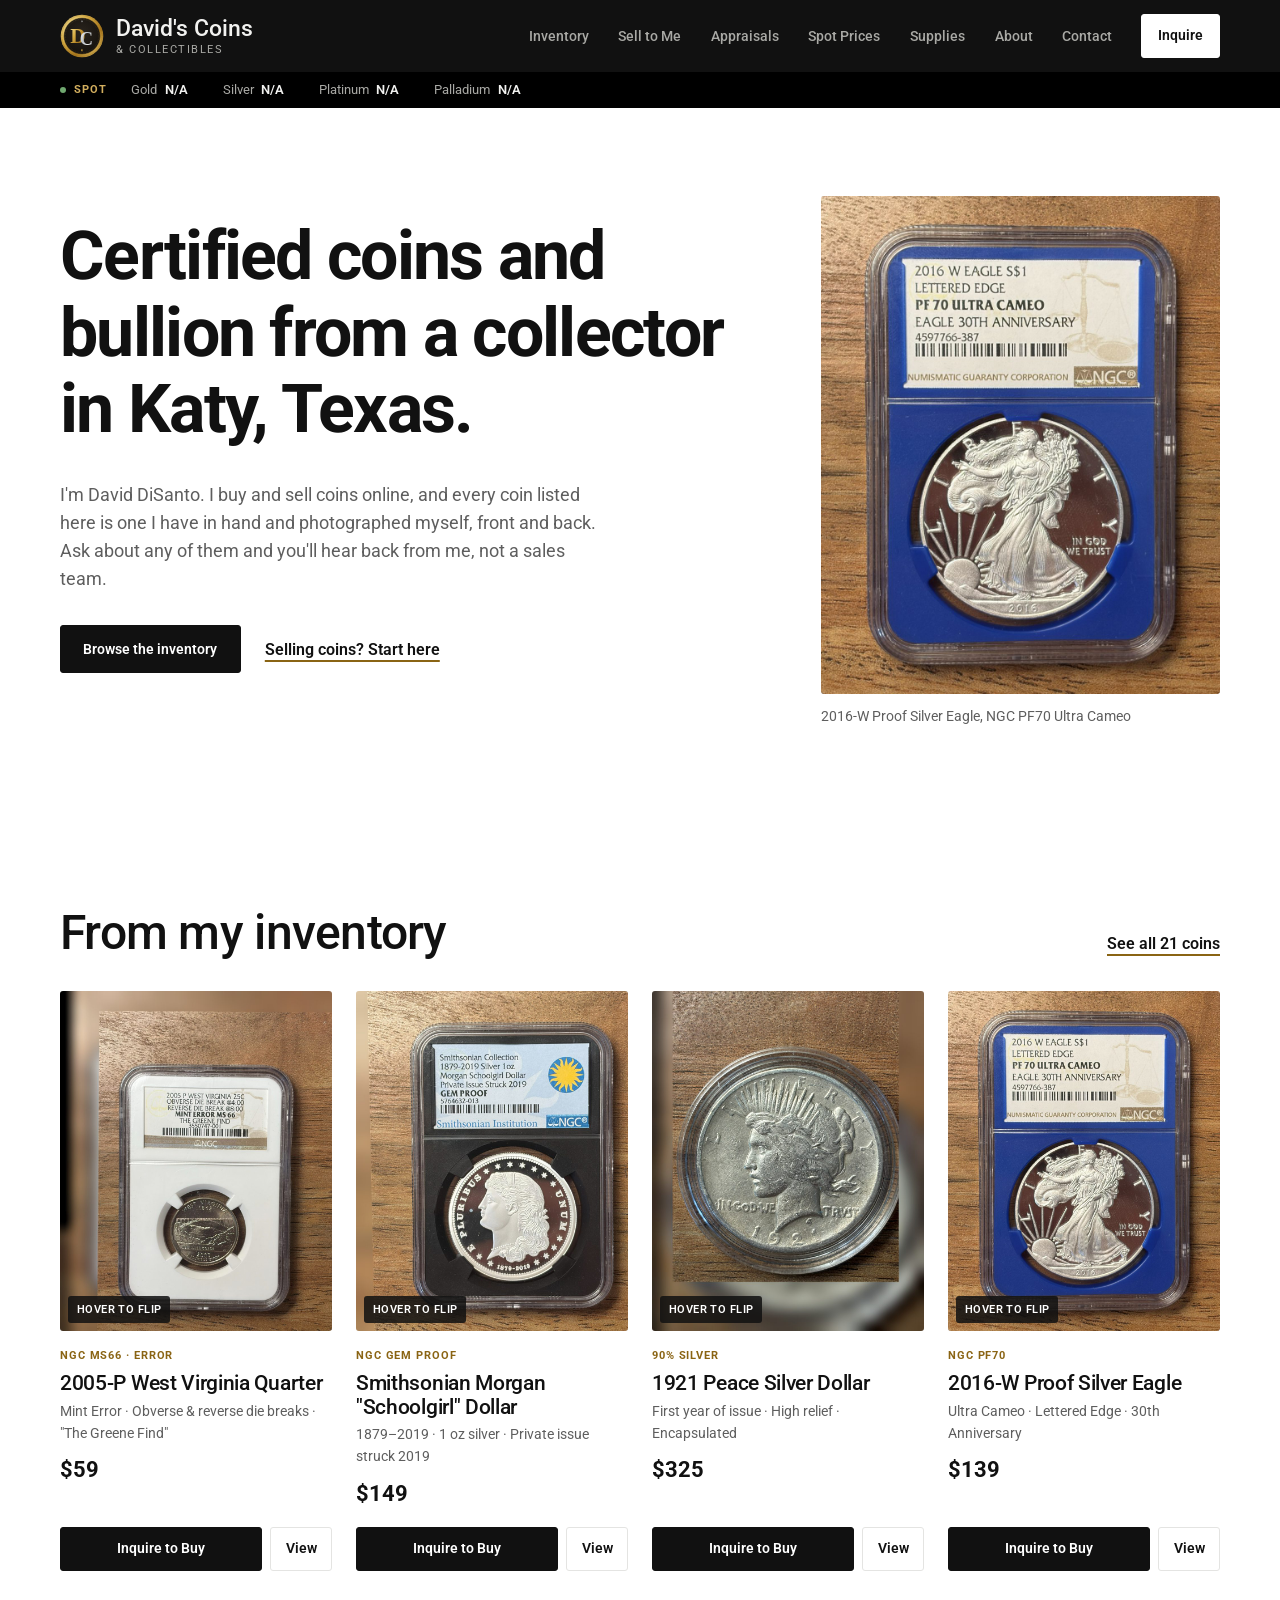
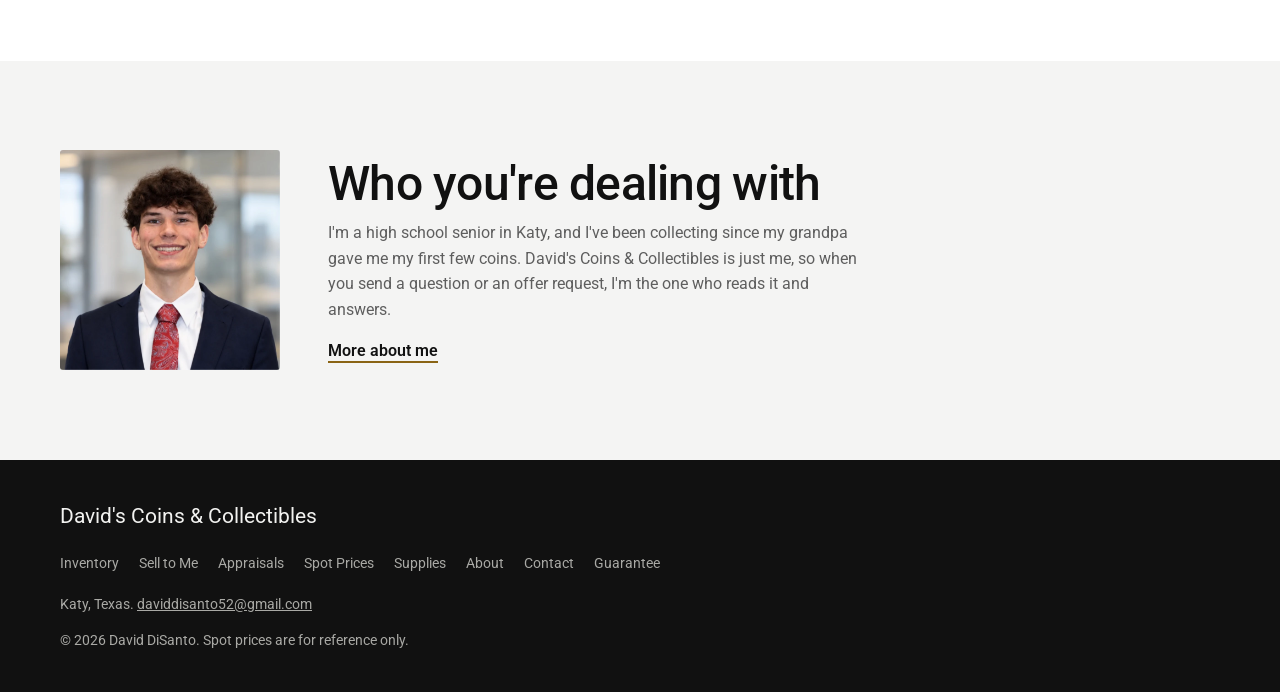
<file: index.html>
<!doctype html>
<html lang="en">
<head>
  <meta charset="utf-8">
  <meta name="viewport" content="width=device-width, initial-scale=1">
  <title>David's Coins &amp; Collectibles | Certified coins and bullion, Katy, Texas</title>
  <meta name="description" content="David DiSanto buys and sells certified coins, Morgan and Peace dollars, Silver Eagles and bullion online from Katy, Texas.">
  <meta name="theme-color" content="#111111">
  <link rel="icon" href="assets/img/logo-mark.svg" type="image/svg+xml">
  <link rel="preconnect" href="https://fonts.googleapis.com">
  <link rel="preconnect" href="https://fonts.gstatic.com" crossorigin>
  <link href="https://fonts.googleapis.com/css2?family=Roboto:wght@400;500;700&display=swap" rel="stylesheet">
  <link rel="stylesheet" href="assets/css/styles.css?v=7">
</head>
<body>
  <a class="skip-link" href="#main">Skip to main content</a>

  <header class="site-header">
    <div class="container header-inner">
      <a class="brand" href="index.html" aria-label="David's Coins &amp; Collectibles, home">
        <img src="assets/img/logo-mark.svg" width="48" height="48" alt="">
        <span class="brand-text">
          <span class="brand-name">David's Coins</span>
          <span class="brand-sub">&amp; Collectibles</span>
        </span>
      </a>

      <div class="header-actions">
        <button class="btn btn-primary btn-sm header-inquire" type="button" data-inquire="General question">Inquire</button>
        <button class="nav-toggle" aria-expanded="false" aria-controls="primary-nav" aria-label="Open menu">
          <span></span><span></span><span></span>
        </button>
      </div>

      <nav id="primary-nav" class="primary-nav" aria-label="Primary">
        <ul>
          <li><a href="inventory.html">Inventory</a></li>
          <li><a href="sell.html">Sell to Me</a></li>
          <li><a href="appraisals.html">Appraisals</a></li>
          <li><a href="prices.html">Spot Prices</a></li>
          <li><a href="supplies.html">Supplies</a></li>
          <li><a href="about.html">About</a></li>
          <li><a href="contact.html">Contact</a></li>
        </ul>
      </nav>
    </div>

    <div class="ticker" aria-label="Live precious metal spot prices">
      <div class="container ticker-inner">
        <span class="ticker-label"><span class="live-dot" aria-hidden="true"></span>Spot</span>
        <ul class="ticker-list" data-ticker>
          <li data-metal="XAU"><span class="m">Gold</span> <span class="p">&mdash;</span> <span class="c"></span></li>
          <li data-metal="XAG"><span class="m">Silver</span> <span class="p">&mdash;</span> <span class="c"></span></li>
          <li data-metal="XPT"><span class="m">Platinum</span> <span class="p">&mdash;</span> <span class="c"></span></li>
          <li data-metal="XPD"><span class="m">Palladium</span> <span class="p">&mdash;</span> <span class="c"></span></li>
        </ul>
      </div>
    </div>
  </header>

  <main id="main">
    <section class="hero">
      <div class="container hero-grid">
        <div class="hero-copy">
          <h1>Certified coins and bullion from a collector in Katy, Texas.</h1>
          <p class="lead">I'm David DiSanto. I buy and sell coins online, and every coin listed here is one I have in hand and photographed myself, front and back. Ask about any of them and you'll hear back from me, not a sales team.</p>
          <div class="hero-ctas">
            <a href="inventory.html" class="btn btn-primary">Browse the inventory</a>
            <a href="sell.html" class="text-link">Selling coins? Start here</a>
          </div>
        </div>
        <figure class="hero-figure">
          <img src="assets/img/photos/img_7990.jpg?v=3" alt="2016-W Proof Silver Eagle in an NGC PF70 holder" width="960" height="1200">
          <figcaption>2016-W Proof Silver Eagle, NGC PF70 Ultra Cameo</figcaption>
        </figure>
      </div>
    </section>

    <section class="section">
      <div class="container">
        <div class="row-head">
          <h2>From my inventory</h2>
          <a class="text-link" href="inventory.html">See all 21 coins</a>
        </div>
        <div class="gallery gallery-featured" data-gallery>
          <article class="coin-card" data-cat="certified" data-front="img_8013" data-back="img_8014">
            <span class="badge">NGC MS66 · Error</span>
            <h3>2005-P West Virginia Quarter</h3>
            <p>Mint Error · Obverse &amp; reverse die breaks · "The Greene Find"</p>
            <p class="price-tag">$59</p>
          </article>
          <article class="coin-card" data-cat="certified" data-front="img_8011" data-back="img_8012">
            <span class="badge">NGC Gem Proof</span>
            <h3>Smithsonian Morgan "Schoolgirl" Dollar</h3>
            <p>1879–2019 · 1 oz silver · Private issue struck 2019</p>
            <p class="price-tag">$149</p>
          </article>
          <article class="coin-card" data-cat="dollars" data-front="img_7999" data-back="img_8001">
            <span class="badge">90% Silver</span>
            <h3>1921 Peace Silver Dollar</h3>
            <p>First year of issue · High relief · Encapsulated</p>
            <p class="price-tag">$325</p>
          </article>
          <article class="coin-card" data-cat="eagles" data-front="img_7990" data-back="img_7991">
            <span class="badge">NGC PF70</span>
            <h3>2016-W Proof Silver Eagle</h3>
            <p>Ultra Cameo · Lettered Edge · 30th Anniversary</p>
            <p class="price-tag">$139</p>
          </article>
        </div>
      </div>
    </section>

    <section class="section section-tint">
      <div class="container intro">
        <img class="intro-photo" src="assets/img/david.webp" alt="David DiSanto" width="800" height="800" loading="lazy">
        <div>
          <h2>Who you're dealing with</h2>
          <p>I'm a high school senior in Katy, and I've been collecting since my grandpa gave me my first few coins. David's Coins &amp; Collectibles is just me, so when you send a question or an offer request, I'm the one who reads it and answers.</p>
          <a class="text-link" href="about.html">More about me</a>
        </div>
      </div>
    </section>
  </main>

  <footer class="site-footer">
    <div class="container footer-inner">
      <p class="footer-name">David's Coins &amp; Collectibles</p>
      <nav class="footer-nav" aria-label="Footer">
          <a href="inventory.html">Inventory</a>
          <a href="sell.html">Sell to Me</a>
          <a href="appraisals.html">Appraisals</a>
          <a href="prices.html">Spot Prices</a>
          <a href="supplies.html">Supplies</a>
          <a href="about.html">About</a>
          <a href="contact.html">Contact</a>
          <a href="guarantee.html">Guarantee</a>
      </nav>
      <p class="footer-meta">Katy, Texas. <a data-biz="email" href="mailto:daviddisanto52@gmail.com">daviddisanto52@gmail.com</a><span data-biz-row="phone">, <a data-biz="phone" href="tel:">Phone</a></span></p>
      <p class="footer-meta">&copy; <span data-year></span> David DiSanto. Spot prices are for reference only.</p>
    </div>
  </footer>

  <!-- Coin viewer dialog -->
  <dialog class="viewer" data-viewer aria-labelledby="viewer-title">
    <div class="viewer-inner">
      <button class="viewer-close" data-viewer-close aria-label="Close">
        <svg aria-hidden="true" viewBox="0 0 24 24"><path d="M6 6l12 12M18 6L6 18"/></svg>
      </button>
      <figure class="viewer-figure"><img data-viewer-img alt=""></figure>
      <div class="viewer-meta">
        <span class="badge" data-viewer-badge></span>
        <h3 id="viewer-title" data-viewer-title></h3>
        <p data-viewer-desc></p>
        <p class="viewer-price" data-viewer-price></p>
        <div class="seg" role="group" aria-label="Side">
          <button data-side="front" aria-pressed="true">Front</button>
          <button data-side="back" aria-pressed="false">Back</button>
        </div>
        <button class="btn btn-primary btn-block" type="button" data-viewer-inquire>Inquire to Buy</button>
      </div>
    </div>
  </dialog>

  <dialog class="inquiry" data-inquiry aria-labelledby="inq-title">
    <form class="contact-form inquiry-form" data-contact data-quick novalidate>
      <input type="text" name="_honey" class="hp" tabindex="-1" autocomplete="off" aria-hidden="true">
      <button class="viewer-close" type="button" data-inquiry-close aria-label="Close">
        <svg aria-hidden="true" viewBox="0 0 24 24"><path d="M6 6l12 12M18 6L6 18"/></svg>
      </button>
      <h3 id="inq-title" data-inq-title>Ask about a coin</h3>
      <input type="hidden" name="topic" value="General question">
      <input type="hidden" name="item" value="">
      <div class="field">
        <label for="qi-name">Name <span aria-hidden="true">*</span></label>
        <input id="qi-name" name="name" type="text" autocomplete="name" required aria-describedby="qi-name-err">
        <p class="err" id="qi-name-err"></p>
      </div>
      <div class="field-row">
        <div class="field">
          <label for="qi-email">Email <span aria-hidden="true">*</span></label>
          <input id="qi-email" name="email" type="email" autocomplete="email" required aria-describedby="qi-email-err">
          <p class="err" id="qi-email-err"></p>
        </div>
        <div class="field">
          <label for="qi-phone">Phone</label>
          <input id="qi-phone" name="phone" type="tel" autocomplete="tel">
        </div>
      </div>
      <div class="field">
        <label for="qi-msg">Message</label>
        <textarea id="qi-msg" name="message" rows="3"></textarea>
      </div>
      <button type="submit" class="btn btn-primary btn-block">Send</button>
    </form>
  </dialog>

  <script src="assets/js/main.js?v=8" defer></script>
</body>
</html>
</file>
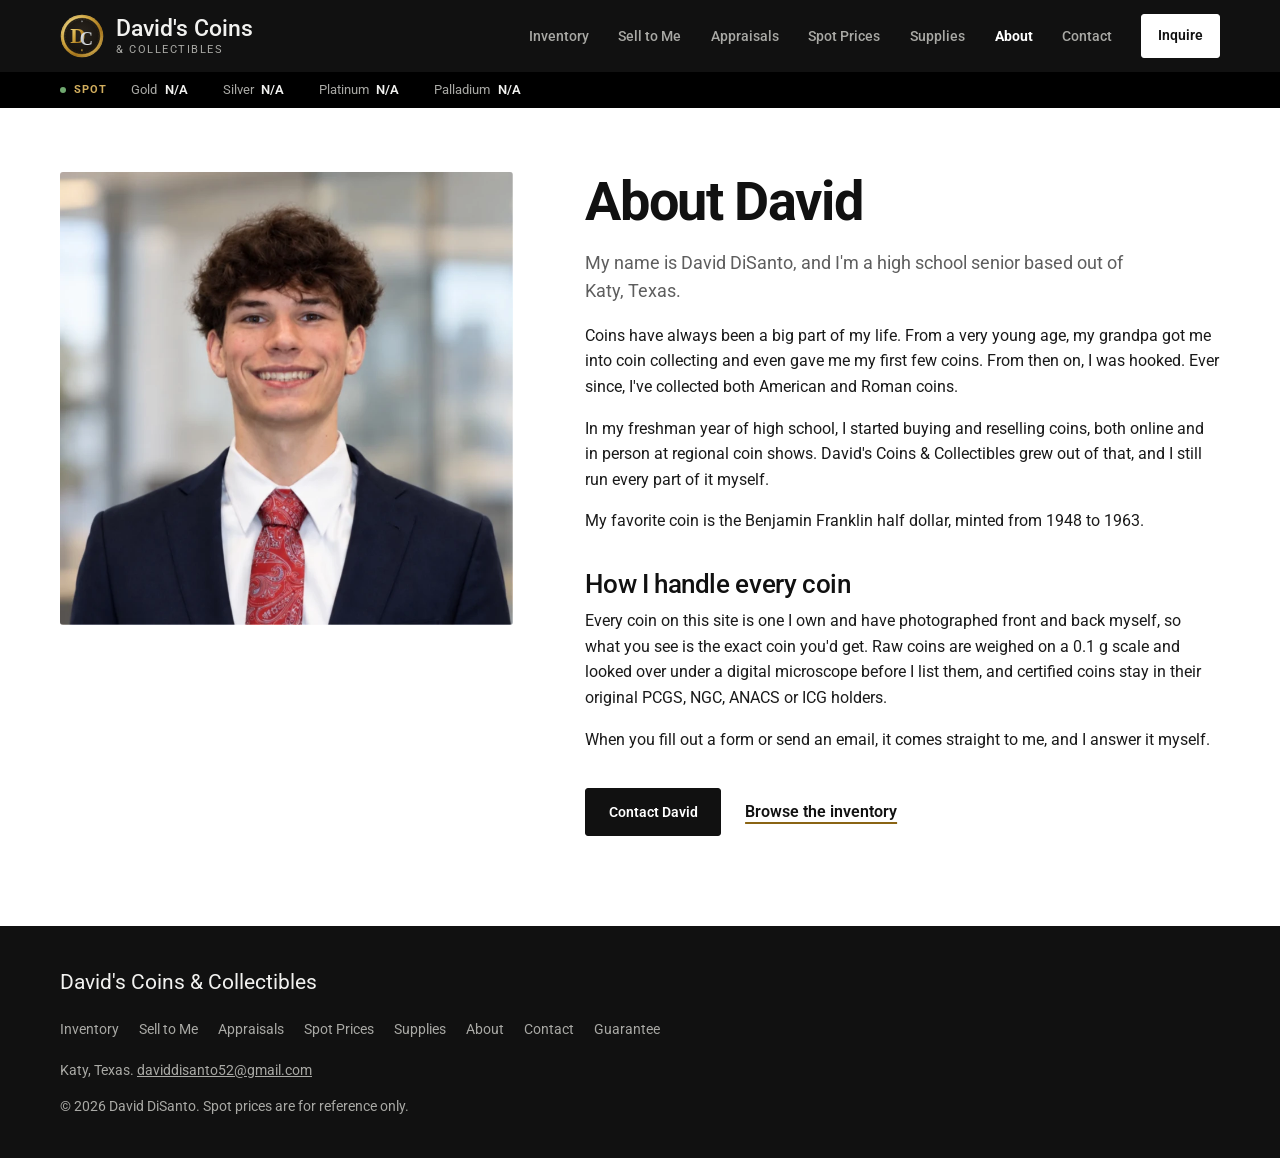
<file: about.html>
<!doctype html>
<html lang="en">
<head>
  <meta charset="utf-8">
  <meta name="viewport" content="width=device-width, initial-scale=1">
  <title>About David | David's Coins &amp; Collectibles</title>
  <meta name="description" content="David DiSanto is a high school senior and lifelong coin collector in Katy, Texas who buys and sells American coins online and at regional coin shows.">
  <meta name="theme-color" content="#111111">
  <link rel="icon" href="assets/img/logo-mark.svg" type="image/svg+xml">
  <link rel="preconnect" href="https://fonts.googleapis.com">
  <link rel="preconnect" href="https://fonts.gstatic.com" crossorigin>
  <link href="https://fonts.googleapis.com/css2?family=Roboto:wght@400;500;700&display=swap" rel="stylesheet">
  <link rel="stylesheet" href="assets/css/styles.css?v=7">
</head>
<body>
  <a class="skip-link" href="#main">Skip to main content</a>

  <header class="site-header">
    <div class="container header-inner">
      <a class="brand" href="index.html" aria-label="David's Coins &amp; Collectibles, home">
        <img src="assets/img/logo-mark.svg" width="48" height="48" alt="">
        <span class="brand-text">
          <span class="brand-name">David's Coins</span>
          <span class="brand-sub">&amp; Collectibles</span>
        </span>
      </a>

      <div class="header-actions">
        <button class="btn btn-primary btn-sm header-inquire" type="button" data-inquire="General question">Inquire</button>
        <button class="nav-toggle" aria-expanded="false" aria-controls="primary-nav" aria-label="Open menu">
          <span></span><span></span><span></span>
        </button>
      </div>

      <nav id="primary-nav" class="primary-nav" aria-label="Primary">
        <ul>
          <li><a href="inventory.html">Inventory</a></li>
          <li><a href="sell.html">Sell to Me</a></li>
          <li><a href="appraisals.html">Appraisals</a></li>
          <li><a href="prices.html">Spot Prices</a></li>
          <li><a href="supplies.html">Supplies</a></li>
          <li><a href="about.html" aria-current="page">About</a></li>
          <li><a href="contact.html">Contact</a></li>
        </ul>
      </nav>
    </div>

    <div class="ticker" aria-label="Live precious metal spot prices">
      <div class="container ticker-inner">
        <span class="ticker-label"><span class="live-dot" aria-hidden="true"></span>Spot</span>
        <ul class="ticker-list" data-ticker>
          <li data-metal="XAU"><span class="m">Gold</span> <span class="p">&mdash;</span> <span class="c"></span></li>
          <li data-metal="XAG"><span class="m">Silver</span> <span class="p">&mdash;</span> <span class="c"></span></li>
          <li data-metal="XPT"><span class="m">Platinum</span> <span class="p">&mdash;</span> <span class="c"></span></li>
          <li data-metal="XPD"><span class="m">Palladium</span> <span class="p">&mdash;</span> <span class="c"></span></li>
        </ul>
      </div>
    </div>
  </header>

  <main id="main">
    <section class="section">
      <div class="container about-grid">
        <figure class="about-photo">
          <img src="assets/img/david.webp" alt="David DiSanto" width="800" height="800">
        </figure>
        <div class="prose">
          <h1 class="page-title">About David</h1>
          <p class="lead">My name is David DiSanto, and I'm a high school senior based out of Katy, Texas.</p>
          <p>Coins have always been a big part of my life. From a very young age, my grandpa got me into coin collecting and even gave me my first few coins. From then on, I was hooked. Ever since, I've collected both American and Roman coins.</p>
          <p>In my freshman year of high school, I started buying and reselling coins, both online and in person at regional coin shows. David's Coins &amp; Collectibles grew out of that, and I still run every part of it myself.</p>
          <p>My favorite coin is the Benjamin Franklin half dollar, minted from 1948 to 1963.</p>

          <h2>How I handle every coin</h2>
          <p>Every coin on this site is one I own and have photographed front and back myself, so what you see is the exact coin you'd get. Raw coins are weighed on a 0.1&nbsp;g scale and looked over under a digital microscope before I list them, and certified coins stay in their original PCGS, NGC, ANACS or ICG holders.</p>
          <p>When you fill out a form or send an email, it comes straight to me, and I answer it myself.</p>

          <div class="actions">
            <a class="btn btn-primary" href="contact.html">Contact David</a>
            <a class="text-link" href="inventory.html">Browse the inventory</a>
          </div>
        </div>
      </div>
    </section>

  </main>

  <footer class="site-footer">
    <div class="container footer-inner">
      <p class="footer-name">David's Coins &amp; Collectibles</p>
      <nav class="footer-nav" aria-label="Footer">
          <a href="inventory.html">Inventory</a>
          <a href="sell.html">Sell to Me</a>
          <a href="appraisals.html">Appraisals</a>
          <a href="prices.html">Spot Prices</a>
          <a href="supplies.html">Supplies</a>
          <a href="about.html">About</a>
          <a href="contact.html">Contact</a>
          <a href="guarantee.html">Guarantee</a>
      </nav>
      <p class="footer-meta">Katy, Texas. <a data-biz="email" href="mailto:daviddisanto52@gmail.com">daviddisanto52@gmail.com</a><span data-biz-row="phone">, <a data-biz="phone" href="tel:">Phone</a></span></p>
      <p class="footer-meta">&copy; <span data-year></span> David DiSanto. Spot prices are for reference only.</p>
    </div>
  </footer>


  <dialog class="inquiry" data-inquiry aria-labelledby="inq-title">
    <form class="contact-form inquiry-form" data-contact data-quick novalidate>
      <input type="text" name="_honey" class="hp" tabindex="-1" autocomplete="off" aria-hidden="true">
      <button class="viewer-close" type="button" data-inquiry-close aria-label="Close">
        <svg aria-hidden="true" viewBox="0 0 24 24"><path d="M6 6l12 12M18 6L6 18"/></svg>
      </button>
      <h3 id="inq-title" data-inq-title>Ask about a coin</h3>
      <input type="hidden" name="topic" value="General question">
      <input type="hidden" name="item" value="">
      <div class="field">
        <label for="qi-name">Name <span aria-hidden="true">*</span></label>
        <input id="qi-name" name="name" type="text" autocomplete="name" required aria-describedby="qi-name-err">
        <p class="err" id="qi-name-err"></p>
      </div>
      <div class="field-row">
        <div class="field">
          <label for="qi-email">Email <span aria-hidden="true">*</span></label>
          <input id="qi-email" name="email" type="email" autocomplete="email" required aria-describedby="qi-email-err">
          <p class="err" id="qi-email-err"></p>
        </div>
        <div class="field">
          <label for="qi-phone">Phone</label>
          <input id="qi-phone" name="phone" type="tel" autocomplete="tel">
        </div>
      </div>
      <div class="field">
        <label for="qi-msg">Message</label>
        <textarea id="qi-msg" name="message" rows="3"></textarea>
      </div>
      <button type="submit" class="btn btn-primary btn-block">Send</button>
    </form>
  </dialog>

  <script src="assets/js/main.js?v=8" defer></script>
</body>
</html>
</file>
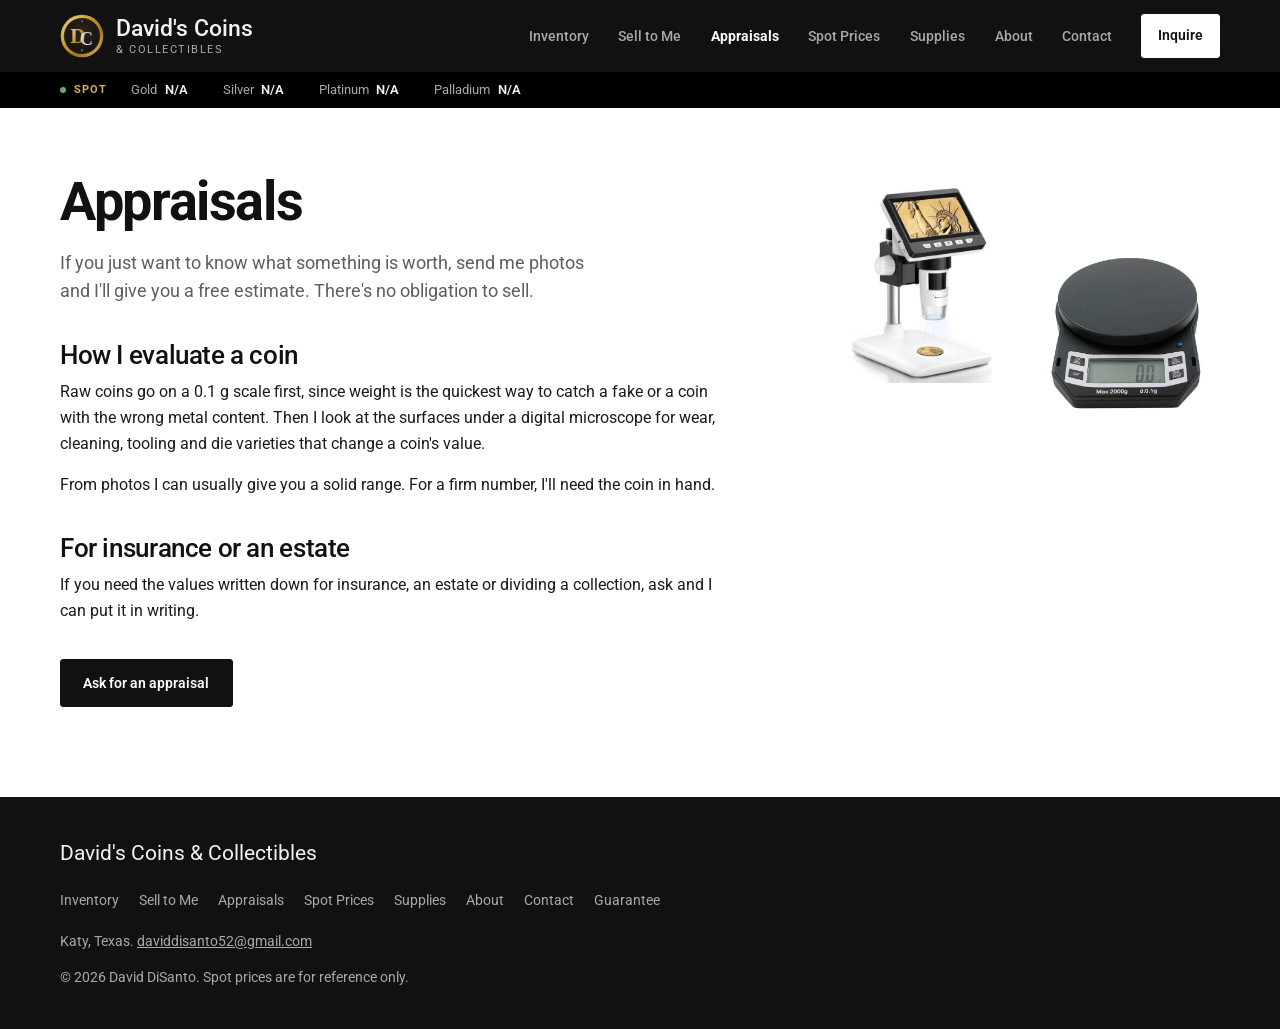
<file: appraisals.html>
<!doctype html>
<html lang="en">
<head>
  <meta charset="utf-8">
  <meta name="viewport" content="width=device-width, initial-scale=1">
  <title>Appraisals | David's Coins &amp; Collectibles</title>
  <meta name="description" content="Free coin appraisals from photos, with no obligation to sell.">
  <meta name="theme-color" content="#111111">
  <link rel="icon" href="assets/img/logo-mark.svg" type="image/svg+xml">
  <link rel="preconnect" href="https://fonts.googleapis.com">
  <link rel="preconnect" href="https://fonts.gstatic.com" crossorigin>
  <link href="https://fonts.googleapis.com/css2?family=Roboto:wght@400;500;700&display=swap" rel="stylesheet">
  <link rel="stylesheet" href="assets/css/styles.css?v=7">
</head>
<body>
  <a class="skip-link" href="#main">Skip to main content</a>

  <header class="site-header">
    <div class="container header-inner">
      <a class="brand" href="index.html" aria-label="David's Coins &amp; Collectibles, home">
        <img src="assets/img/logo-mark.svg" width="48" height="48" alt="">
        <span class="brand-text">
          <span class="brand-name">David's Coins</span>
          <span class="brand-sub">&amp; Collectibles</span>
        </span>
      </a>

      <div class="header-actions">
        <button class="btn btn-primary btn-sm header-inquire" type="button" data-inquire="General question">Inquire</button>
        <button class="nav-toggle" aria-expanded="false" aria-controls="primary-nav" aria-label="Open menu">
          <span></span><span></span><span></span>
        </button>
      </div>

      <nav id="primary-nav" class="primary-nav" aria-label="Primary">
        <ul>
          <li><a href="inventory.html">Inventory</a></li>
          <li><a href="sell.html">Sell to Me</a></li>
          <li><a href="appraisals.html" aria-current="page">Appraisals</a></li>
          <li><a href="prices.html">Spot Prices</a></li>
          <li><a href="supplies.html">Supplies</a></li>
          <li><a href="about.html">About</a></li>
          <li><a href="contact.html">Contact</a></li>
        </ul>
      </nav>
    </div>

    <div class="ticker" aria-label="Live precious metal spot prices">
      <div class="container ticker-inner">
        <span class="ticker-label"><span class="live-dot" aria-hidden="true"></span>Spot</span>
        <ul class="ticker-list" data-ticker>
          <li data-metal="XAU"><span class="m">Gold</span> <span class="p">&mdash;</span> <span class="c"></span></li>
          <li data-metal="XAG"><span class="m">Silver</span> <span class="p">&mdash;</span> <span class="c"></span></li>
          <li data-metal="XPT"><span class="m">Platinum</span> <span class="p">&mdash;</span> <span class="c"></span></li>
          <li data-metal="XPD"><span class="m">Palladium</span> <span class="p">&mdash;</span> <span class="c"></span></li>
        </ul>
      </div>
    </div>
  </header>

  <main id="main">
    <section class="section">
      <div class="container prose-grid">
        <div class="prose">
          <h1 class="page-title">Appraisals</h1>
          <p class="lead">If you just want to know what something is worth, send me photos and I'll give you a free estimate. There's no obligation to sell.</p>

          <h2>How I evaluate a coin</h2>
          <p>Raw coins go on a 0.1&nbsp;g scale first, since weight is the quickest way to catch a fake or a coin with the wrong metal content. Then I look at the surfaces under a digital microscope for wear, cleaning, tooling and die varieties that change a coin's value.</p>
          <p>From photos I can usually give you a solid range. For a firm number, I'll need the coin in hand.</p>

          <h2>For insurance or an estate</h2>
          <p>If you need the values written down for insurance, an estate or dividing a collection, ask and I can put it in writing.</p>

          <div class="actions">
            <button class="btn btn-primary" type="button" data-inquire="Free appraisal">Ask for an appraisal</button>
          </div>
        </div>
        <div class="appraisal-media">
          <figure class="frame"><img src="assets/img/microscope.jpg" alt="Digital coin microscope showing a magnified Statue of Liberty coin design" width="380" height="526" loading="lazy"></figure>
          <figure class="frame frame-offset"><img src="assets/img/scale.jpg" alt="Precision digital scale accurate to 0.1 gram" width="553" height="555" loading="lazy"></figure>
        </div>
      </div>
    </section>
  </main>

  <footer class="site-footer">
    <div class="container footer-inner">
      <p class="footer-name">David's Coins &amp; Collectibles</p>
      <nav class="footer-nav" aria-label="Footer">
          <a href="inventory.html">Inventory</a>
          <a href="sell.html">Sell to Me</a>
          <a href="appraisals.html">Appraisals</a>
          <a href="prices.html">Spot Prices</a>
          <a href="supplies.html">Supplies</a>
          <a href="about.html">About</a>
          <a href="contact.html">Contact</a>
          <a href="guarantee.html">Guarantee</a>
      </nav>
      <p class="footer-meta">Katy, Texas. <a data-biz="email" href="mailto:daviddisanto52@gmail.com">daviddisanto52@gmail.com</a><span data-biz-row="phone">, <a data-biz="phone" href="tel:">Phone</a></span></p>
      <p class="footer-meta">&copy; <span data-year></span> David DiSanto. Spot prices are for reference only.</p>
    </div>
  </footer>


  <dialog class="inquiry" data-inquiry aria-labelledby="inq-title">
    <form class="contact-form inquiry-form" data-contact data-quick novalidate>
      <input type="text" name="_honey" class="hp" tabindex="-1" autocomplete="off" aria-hidden="true">
      <button class="viewer-close" type="button" data-inquiry-close aria-label="Close">
        <svg aria-hidden="true" viewBox="0 0 24 24"><path d="M6 6l12 12M18 6L6 18"/></svg>
      </button>
      <h3 id="inq-title" data-inq-title>Ask about a coin</h3>
      <input type="hidden" name="topic" value="General question">
      <input type="hidden" name="item" value="">
      <div class="field">
        <label for="qi-name">Name <span aria-hidden="true">*</span></label>
        <input id="qi-name" name="name" type="text" autocomplete="name" required aria-describedby="qi-name-err">
        <p class="err" id="qi-name-err"></p>
      </div>
      <div class="field-row">
        <div class="field">
          <label for="qi-email">Email <span aria-hidden="true">*</span></label>
          <input id="qi-email" name="email" type="email" autocomplete="email" required aria-describedby="qi-email-err">
          <p class="err" id="qi-email-err"></p>
        </div>
        <div class="field">
          <label for="qi-phone">Phone</label>
          <input id="qi-phone" name="phone" type="tel" autocomplete="tel">
        </div>
      </div>
      <div class="field">
        <label for="qi-msg">Message</label>
        <textarea id="qi-msg" name="message" rows="3"></textarea>
      </div>
      <button type="submit" class="btn btn-primary btn-block">Send</button>
    </form>
  </dialog>

  <script src="assets/js/main.js?v=8" defer></script>
</body>
</html>
</file>
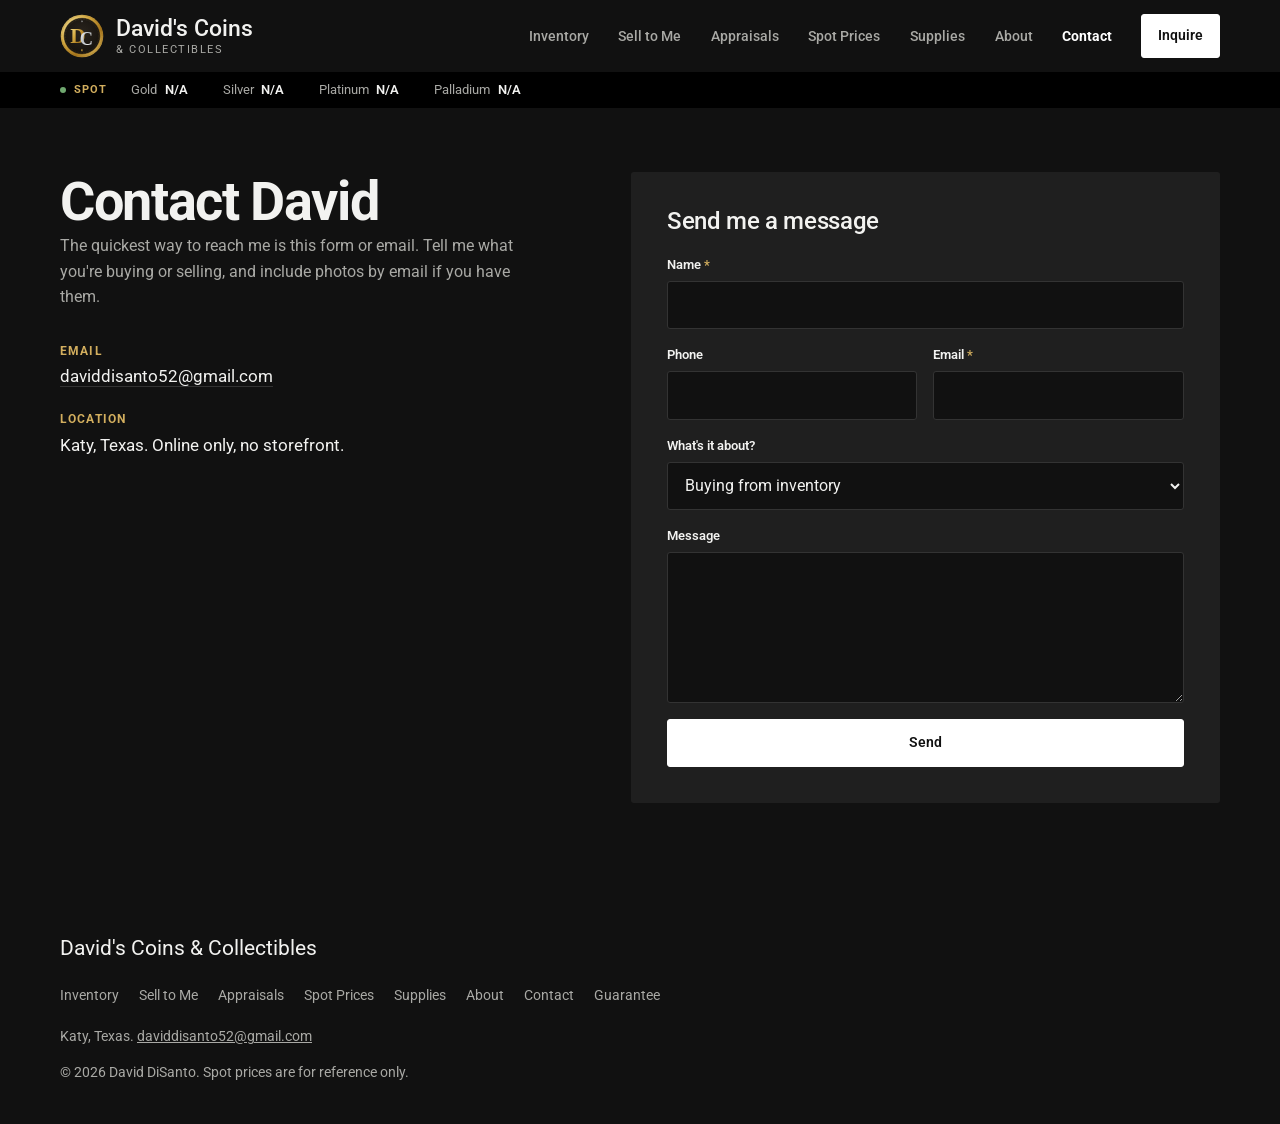
<file: contact.html>
<!doctype html>
<html lang="en">
<head>
  <meta charset="utf-8">
  <meta name="viewport" content="width=device-width, initial-scale=1">
  <title>Contact David | David's Coins &amp; Collectibles</title>
  <meta name="description" content="Contact David DiSanto about buying, selling or appraising coins.">
  <meta name="theme-color" content="#111111">
  <link rel="icon" href="assets/img/logo-mark.svg" type="image/svg+xml">
  <link rel="preconnect" href="https://fonts.googleapis.com">
  <link rel="preconnect" href="https://fonts.gstatic.com" crossorigin>
  <link href="https://fonts.googleapis.com/css2?family=Roboto:wght@400;500;700&display=swap" rel="stylesheet">
  <link rel="stylesheet" href="assets/css/styles.css?v=7">
</head>
<body>
  <a class="skip-link" href="#main">Skip to main content</a>

  <header class="site-header">
    <div class="container header-inner">
      <a class="brand" href="index.html" aria-label="David's Coins &amp; Collectibles, home">
        <img src="assets/img/logo-mark.svg" width="48" height="48" alt="">
        <span class="brand-text">
          <span class="brand-name">David's Coins</span>
          <span class="brand-sub">&amp; Collectibles</span>
        </span>
      </a>

      <div class="header-actions">
        <button class="btn btn-primary btn-sm header-inquire" type="button" data-inquire="General question">Inquire</button>
        <button class="nav-toggle" aria-expanded="false" aria-controls="primary-nav" aria-label="Open menu">
          <span></span><span></span><span></span>
        </button>
      </div>

      <nav id="primary-nav" class="primary-nav" aria-label="Primary">
        <ul>
          <li><a href="inventory.html">Inventory</a></li>
          <li><a href="sell.html">Sell to Me</a></li>
          <li><a href="appraisals.html">Appraisals</a></li>
          <li><a href="prices.html">Spot Prices</a></li>
          <li><a href="supplies.html">Supplies</a></li>
          <li><a href="about.html">About</a></li>
          <li><a href="contact.html" aria-current="page">Contact</a></li>
        </ul>
      </nav>
    </div>

    <div class="ticker" aria-label="Live precious metal spot prices">
      <div class="container ticker-inner">
        <span class="ticker-label"><span class="live-dot" aria-hidden="true"></span>Spot</span>
        <ul class="ticker-list" data-ticker>
          <li data-metal="XAU"><span class="m">Gold</span> <span class="p">&mdash;</span> <span class="c"></span></li>
          <li data-metal="XAG"><span class="m">Silver</span> <span class="p">&mdash;</span> <span class="c"></span></li>
          <li data-metal="XPT"><span class="m">Platinum</span> <span class="p">&mdash;</span> <span class="c"></span></li>
          <li data-metal="XPD"><span class="m">Palladium</span> <span class="p">&mdash;</span> <span class="c"></span></li>
        </ul>
      </div>
    </div>
  </header>

  <main id="main">
    <section class="section section-dark">
      <div class="container visit-grid">
        <div class="visit-info">
          <h1 class="page-title">Contact David</h1>
          <p class="muted-on-dark">The quickest way to reach me is this form or email. Tell me what you're buying or selling, and include photos by email if you have them.</p>
          <dl class="contact-list">
            <div data-biz-row="phone">
              <dt>Phone</dt>
              <dd><a data-biz="phone" href="tel:">Phone</a></dd>
            </div>
            <div>
              <dt>Email</dt>
              <dd><a data-biz="email" href="mailto:daviddisanto52@gmail.com">daviddisanto52@gmail.com</a></dd>
            </div>
            <div>
              <dt>Location</dt>
              <dd>Katy, Texas. Online only, no storefront.</dd>
            </div>
          </dl>
        </div>

        <form class="contact-form" data-contact novalidate>
          <input type="text" name="_honey" class="hp" tabindex="-1" autocomplete="off" aria-hidden="true">
          <h3>Send me a message</h3>
          <div class="field">
            <label for="cf-name">Name <span aria-hidden="true">*</span></label>
            <input id="cf-name" name="name" type="text" autocomplete="name" required aria-describedby="cf-name-err">
            <p class="err" id="cf-name-err"></p>
          </div>
          <div class="field-row">
            <div class="field">
              <label for="cf-phone">Phone</label>
              <input id="cf-phone" name="phone" type="tel" autocomplete="tel">
            </div>
            <div class="field">
              <label for="cf-email">Email <span aria-hidden="true">*</span></label>
              <input id="cf-email" name="email" type="email" autocomplete="email" required aria-describedby="cf-email-err">
              <p class="err" id="cf-email-err"></p>
            </div>
          </div>
          <div class="field">
            <label for="cf-topic">What's it about?</label>
            <select id="cf-topic" name="topic">
              <option>Buying from inventory</option>
              <option>Selling coins or bullion</option>
              <option>Free appraisal</option>
              <option>Estate / large collection</option>
              <option>Collector supplies</option>
              <option>Looking for a specific coin</option>
              <option>General question</option>
            </select>
          </div>
          <div class="field">
            <label for="cf-msg">Message</label>
            <textarea id="cf-msg" name="message" rows="5"></textarea>
          </div>
          <button type="submit" class="btn btn-primary btn-block">Send</button>
        </form>
      </div>
    </section>
  </main>

  <footer class="site-footer">
    <div class="container footer-inner">
      <p class="footer-name">David's Coins &amp; Collectibles</p>
      <nav class="footer-nav" aria-label="Footer">
          <a href="inventory.html">Inventory</a>
          <a href="sell.html">Sell to Me</a>
          <a href="appraisals.html">Appraisals</a>
          <a href="prices.html">Spot Prices</a>
          <a href="supplies.html">Supplies</a>
          <a href="about.html">About</a>
          <a href="contact.html">Contact</a>
          <a href="guarantee.html">Guarantee</a>
      </nav>
      <p class="footer-meta">Katy, Texas. <a data-biz="email" href="mailto:daviddisanto52@gmail.com">daviddisanto52@gmail.com</a><span data-biz-row="phone">, <a data-biz="phone" href="tel:">Phone</a></span></p>
      <p class="footer-meta">&copy; <span data-year></span> David DiSanto. Spot prices are for reference only.</p>
    </div>
  </footer>


  <dialog class="inquiry" data-inquiry aria-labelledby="inq-title">
    <form class="contact-form inquiry-form" data-contact data-quick novalidate>
      <input type="text" name="_honey" class="hp" tabindex="-1" autocomplete="off" aria-hidden="true">
      <button class="viewer-close" type="button" data-inquiry-close aria-label="Close">
        <svg aria-hidden="true" viewBox="0 0 24 24"><path d="M6 6l12 12M18 6L6 18"/></svg>
      </button>
      <h3 id="inq-title" data-inq-title>Ask about a coin</h3>
      <input type="hidden" name="topic" value="General question">
      <input type="hidden" name="item" value="">
      <div class="field">
        <label for="qi-name">Name <span aria-hidden="true">*</span></label>
        <input id="qi-name" name="name" type="text" autocomplete="name" required aria-describedby="qi-name-err">
        <p class="err" id="qi-name-err"></p>
      </div>
      <div class="field-row">
        <div class="field">
          <label for="qi-email">Email <span aria-hidden="true">*</span></label>
          <input id="qi-email" name="email" type="email" autocomplete="email" required aria-describedby="qi-email-err">
          <p class="err" id="qi-email-err"></p>
        </div>
        <div class="field">
          <label for="qi-phone">Phone</label>
          <input id="qi-phone" name="phone" type="tel" autocomplete="tel">
        </div>
      </div>
      <div class="field">
        <label for="qi-msg">Message</label>
        <textarea id="qi-msg" name="message" rows="3"></textarea>
      </div>
      <button type="submit" class="btn btn-primary btn-block">Send</button>
    </form>
  </dialog>

  <script src="assets/js/main.js?v=8" defer></script>
</body>
</html>
</file>
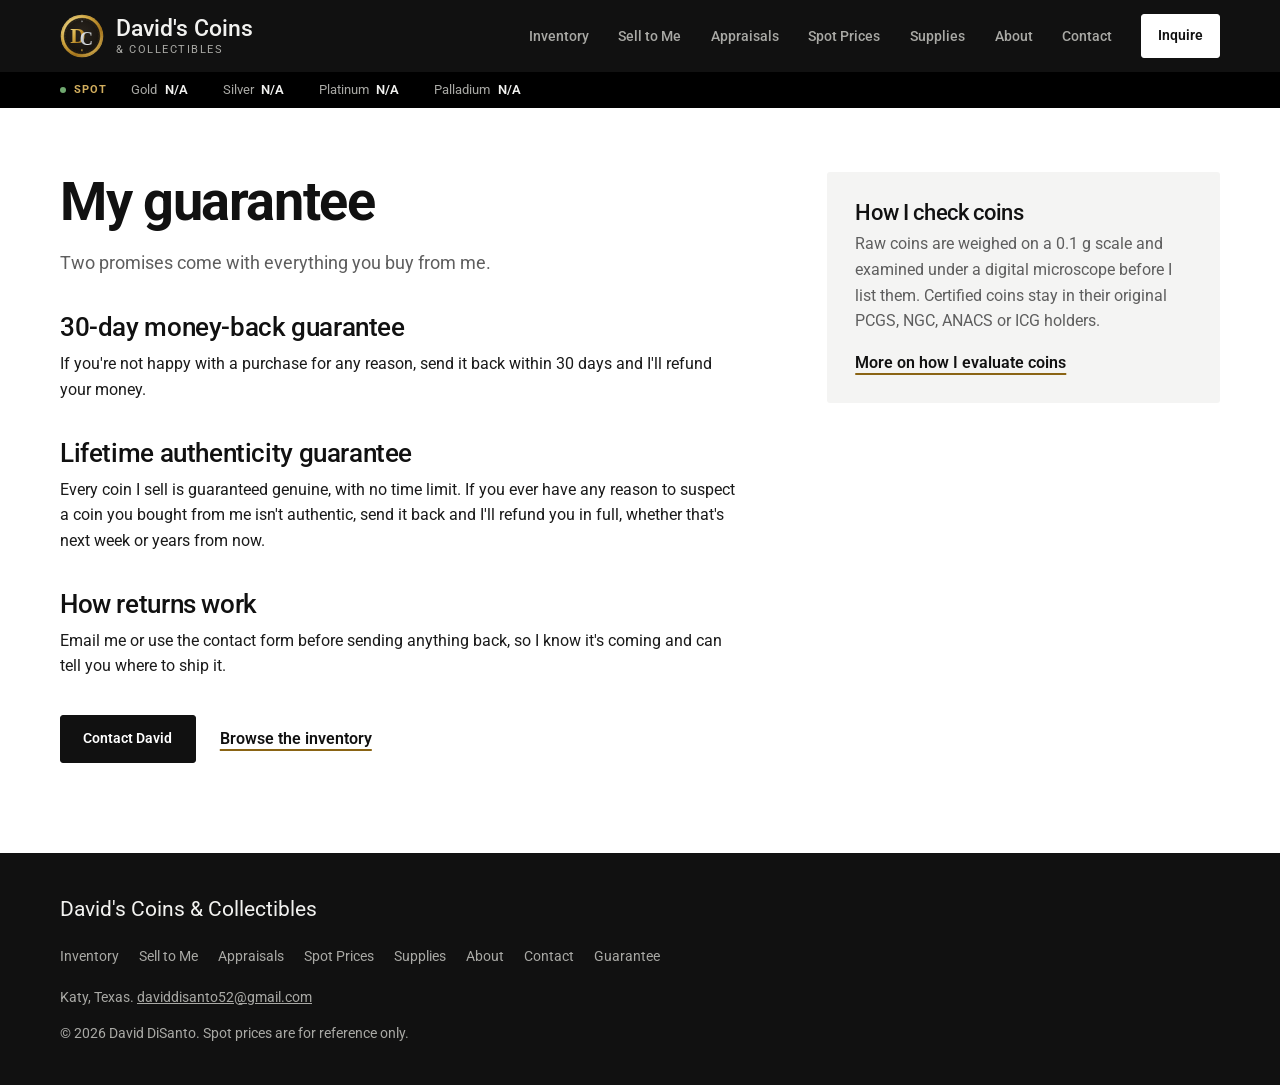
<file: guarantee.html>
<!doctype html>
<html lang="en">
<head>
  <meta charset="utf-8">
  <meta name="viewport" content="width=device-width, initial-scale=1">
  <title>My guarantee | David's Coins &amp; Collectibles</title>
  <meta name="description" content="30-day money-back guarantee and a lifetime authenticity guarantee on every coin.">
  <meta name="theme-color" content="#111111">
  <link rel="icon" href="assets/img/logo-mark.svg" type="image/svg+xml">
  <link rel="preconnect" href="https://fonts.googleapis.com">
  <link rel="preconnect" href="https://fonts.gstatic.com" crossorigin>
  <link href="https://fonts.googleapis.com/css2?family=Roboto:wght@400;500;700&display=swap" rel="stylesheet">
  <link rel="stylesheet" href="assets/css/styles.css?v=7">
</head>
<body>
  <a class="skip-link" href="#main">Skip to main content</a>

  <header class="site-header">
    <div class="container header-inner">
      <a class="brand" href="index.html" aria-label="David's Coins &amp; Collectibles, home">
        <img src="assets/img/logo-mark.svg" width="48" height="48" alt="">
        <span class="brand-text">
          <span class="brand-name">David's Coins</span>
          <span class="brand-sub">&amp; Collectibles</span>
        </span>
      </a>

      <div class="header-actions">
        <button class="btn btn-primary btn-sm header-inquire" type="button" data-inquire="General question">Inquire</button>
        <button class="nav-toggle" aria-expanded="false" aria-controls="primary-nav" aria-label="Open menu">
          <span></span><span></span><span></span>
        </button>
      </div>

      <nav id="primary-nav" class="primary-nav" aria-label="Primary">
        <ul>
          <li><a href="inventory.html">Inventory</a></li>
          <li><a href="sell.html">Sell to Me</a></li>
          <li><a href="appraisals.html">Appraisals</a></li>
          <li><a href="prices.html">Spot Prices</a></li>
          <li><a href="supplies.html">Supplies</a></li>
          <li><a href="about.html">About</a></li>
          <li><a href="contact.html">Contact</a></li>
        </ul>
      </nav>
    </div>

    <div class="ticker" aria-label="Live precious metal spot prices">
      <div class="container ticker-inner">
        <span class="ticker-label"><span class="live-dot" aria-hidden="true"></span>Spot</span>
        <ul class="ticker-list" data-ticker>
          <li data-metal="XAU"><span class="m">Gold</span> <span class="p">&mdash;</span> <span class="c"></span></li>
          <li data-metal="XAG"><span class="m">Silver</span> <span class="p">&mdash;</span> <span class="c"></span></li>
          <li data-metal="XPT"><span class="m">Platinum</span> <span class="p">&mdash;</span> <span class="c"></span></li>
          <li data-metal="XPD"><span class="m">Palladium</span> <span class="p">&mdash;</span> <span class="c"></span></li>
        </ul>
      </div>
    </div>
  </header>

  <main id="main">
    <section class="section">
      <div class="container prose-grid">
        <div class="prose">
          <h1 class="page-title">My guarantee</h1>
          <p class="lead">Two promises come with everything you buy from me.</p>

          <h2>30-day money-back guarantee</h2>
          <p>If you're not happy with a purchase for any reason, send it back within 30 days and I'll refund your money.</p>

          <h2>Lifetime authenticity guarantee</h2>
          <p>Every coin I sell is guaranteed genuine, with no time limit. If you ever have any reason to suspect a coin you bought from me isn't authentic, send it back and I'll refund you in full, whether that's next week or years from now.</p>

          <h2>How returns work</h2>
          <p>Email me or use the contact form before sending anything back, so I know it's coming and can tell you where to ship it.</p>

          <div class="actions">
            <a class="btn btn-primary" href="contact.html">Contact David</a>
            <a class="text-link" href="inventory.html">Browse the inventory</a>
          </div>
        </div>
        <aside class="side-note">
          <h3>How I check coins</h3>
          <p>Raw coins are weighed on a 0.1&nbsp;g scale and examined under a digital microscope before I list them. Certified coins stay in their original PCGS, NGC, ANACS or ICG holders.</p>
          <a class="text-link" href="appraisals.html">More on how I evaluate coins</a>
        </aside>
      </div>
    </section>

  </main>

  <footer class="site-footer">
    <div class="container footer-inner">
      <p class="footer-name">David's Coins &amp; Collectibles</p>
      <nav class="footer-nav" aria-label="Footer">
          <a href="inventory.html">Inventory</a>
          <a href="sell.html">Sell to Me</a>
          <a href="appraisals.html">Appraisals</a>
          <a href="prices.html">Spot Prices</a>
          <a href="supplies.html">Supplies</a>
          <a href="about.html">About</a>
          <a href="contact.html">Contact</a>
          <a href="guarantee.html">Guarantee</a>
      </nav>
      <p class="footer-meta">Katy, Texas. <a data-biz="email" href="mailto:daviddisanto52@gmail.com">daviddisanto52@gmail.com</a><span data-biz-row="phone">, <a data-biz="phone" href="tel:">Phone</a></span></p>
      <p class="footer-meta">&copy; <span data-year></span> David DiSanto. Spot prices are for reference only.</p>
    </div>
  </footer>


  <dialog class="inquiry" data-inquiry aria-labelledby="inq-title">
    <form class="contact-form inquiry-form" data-contact data-quick novalidate>
      <input type="text" name="_honey" class="hp" tabindex="-1" autocomplete="off" aria-hidden="true">
      <button class="viewer-close" type="button" data-inquiry-close aria-label="Close">
        <svg aria-hidden="true" viewBox="0 0 24 24"><path d="M6 6l12 12M18 6L6 18"/></svg>
      </button>
      <h3 id="inq-title" data-inq-title>Ask about a coin</h3>
      <input type="hidden" name="topic" value="General question">
      <input type="hidden" name="item" value="">
      <div class="field">
        <label for="qi-name">Name <span aria-hidden="true">*</span></label>
        <input id="qi-name" name="name" type="text" autocomplete="name" required aria-describedby="qi-name-err">
        <p class="err" id="qi-name-err"></p>
      </div>
      <div class="field-row">
        <div class="field">
          <label for="qi-email">Email <span aria-hidden="true">*</span></label>
          <input id="qi-email" name="email" type="email" autocomplete="email" required aria-describedby="qi-email-err">
          <p class="err" id="qi-email-err"></p>
        </div>
        <div class="field">
          <label for="qi-phone">Phone</label>
          <input id="qi-phone" name="phone" type="tel" autocomplete="tel">
        </div>
      </div>
      <div class="field">
        <label for="qi-msg">Message</label>
        <textarea id="qi-msg" name="message" rows="3"></textarea>
      </div>
      <button type="submit" class="btn btn-primary btn-block">Send</button>
    </form>
  </dialog>

  <script src="assets/js/main.js?v=8" defer></script>
</body>
</html>
</file>
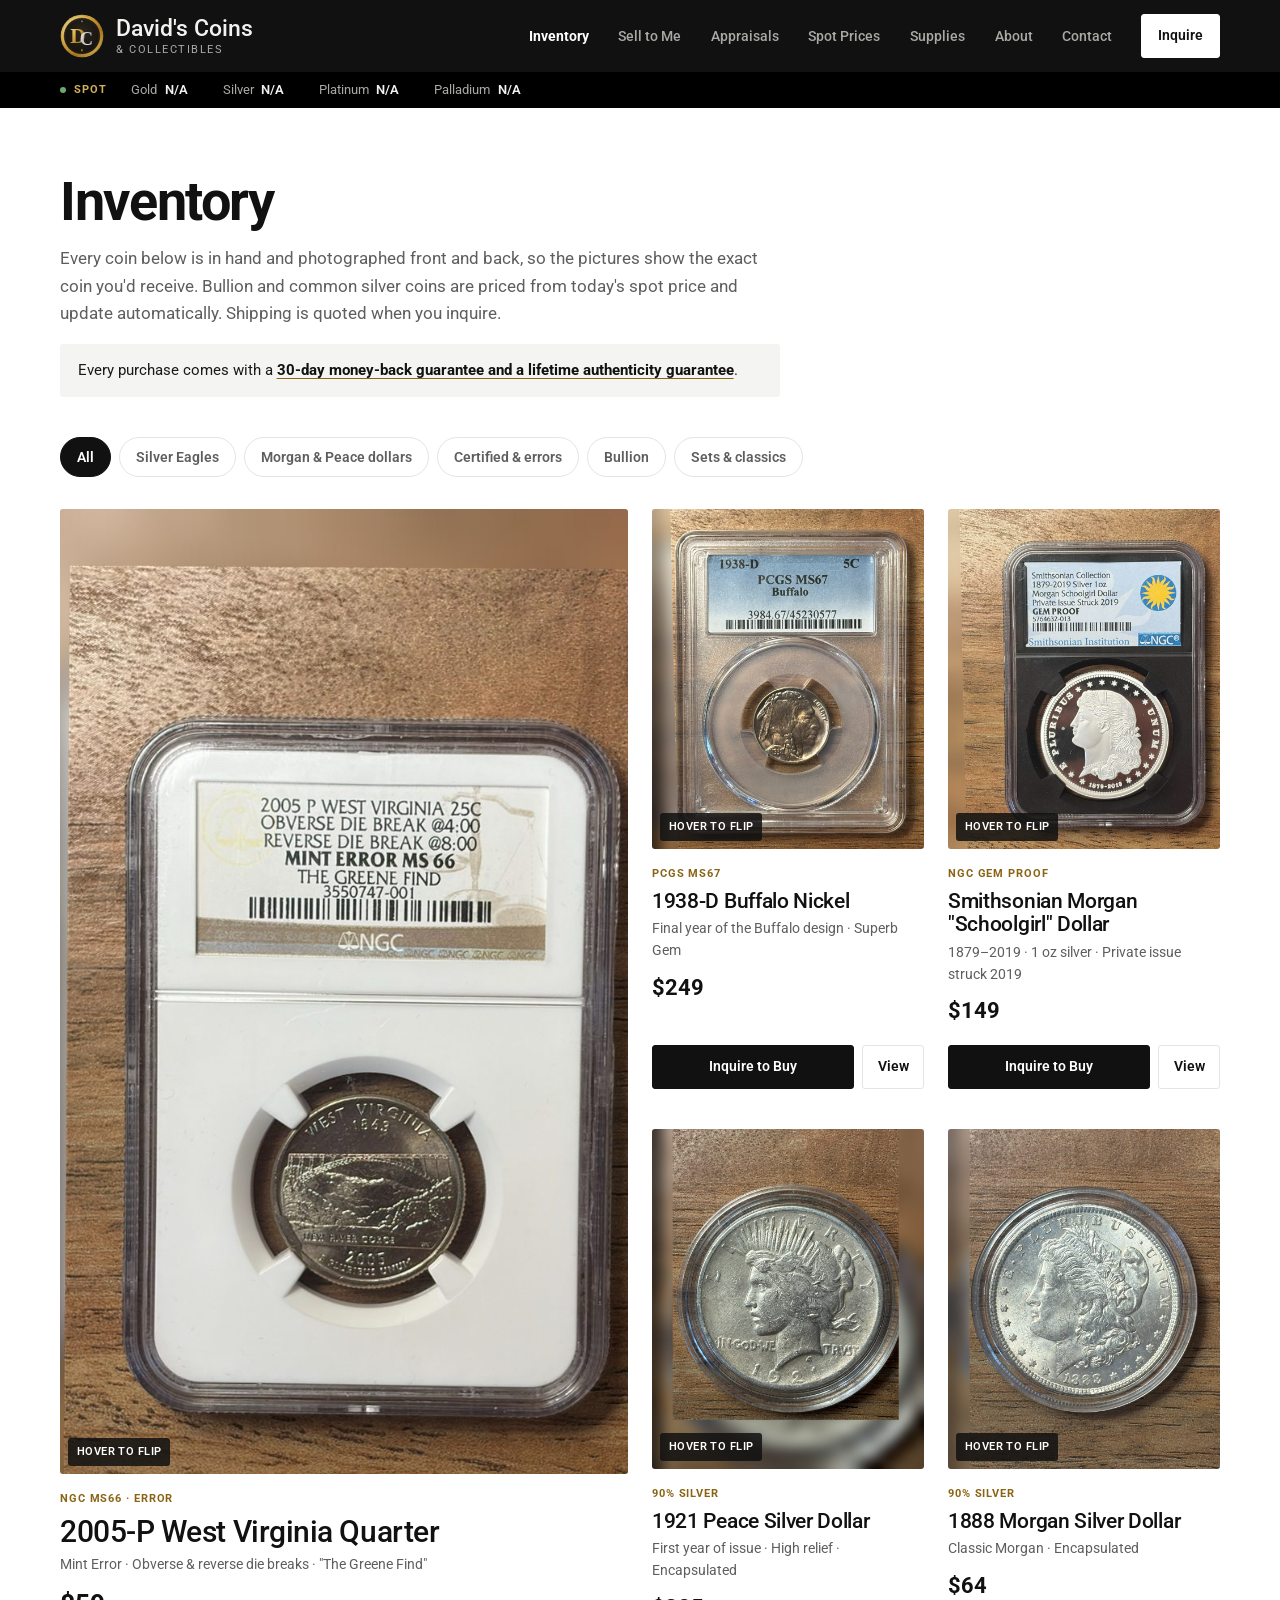
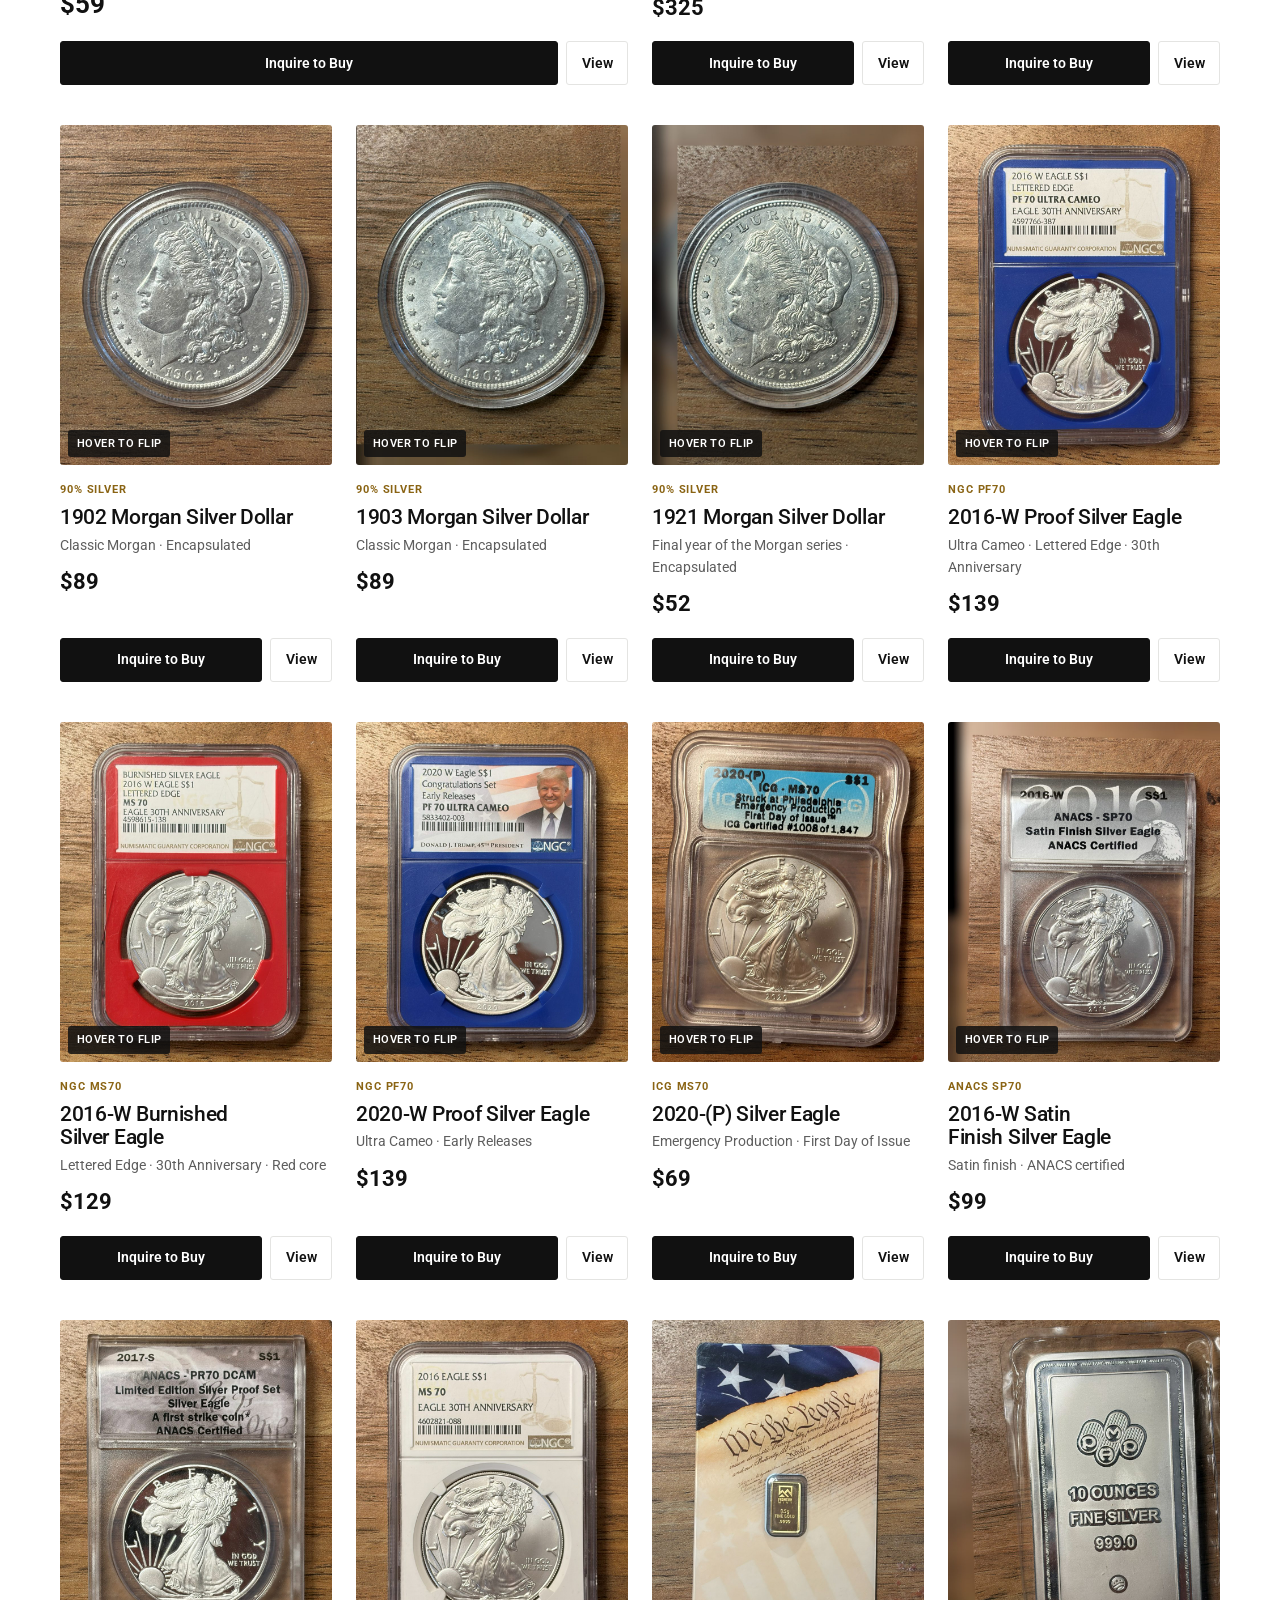
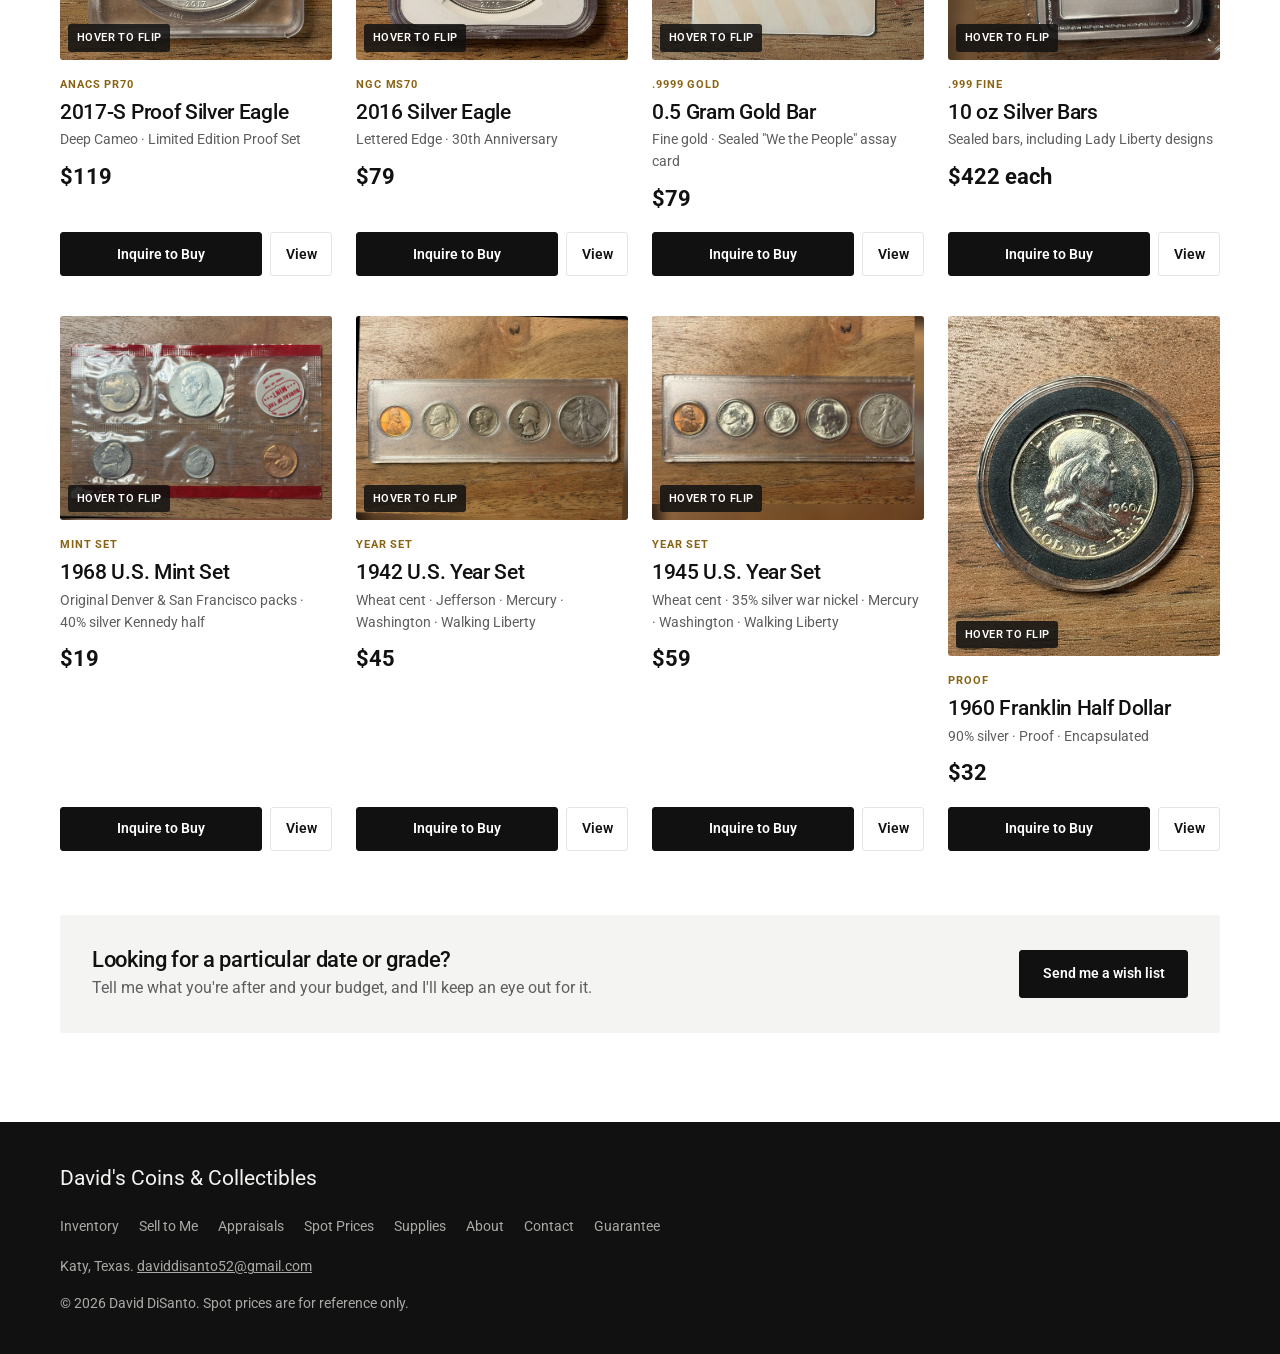
<file: inventory.html>
<!doctype html>
<html lang="en">
<head>
  <meta charset="utf-8">
  <meta name="viewport" content="width=device-width, initial-scale=1">
  <title>Inventory | David's Coins &amp; Collectibles</title>
  <meta name="description" content="Certified Silver Eagles, Morgan and Peace dollars, error coins, bullion and classic U.S. sets, each photographed front and back.">
  <meta name="theme-color" content="#111111">
  <link rel="icon" href="assets/img/logo-mark.svg" type="image/svg+xml">
  <link rel="preconnect" href="https://fonts.googleapis.com">
  <link rel="preconnect" href="https://fonts.gstatic.com" crossorigin>
  <link href="https://fonts.googleapis.com/css2?family=Roboto:wght@400;500;700&display=swap" rel="stylesheet">
  <link rel="stylesheet" href="assets/css/styles.css?v=7">
</head>
<body>
  <a class="skip-link" href="#main">Skip to main content</a>

  <header class="site-header">
    <div class="container header-inner">
      <a class="brand" href="index.html" aria-label="David's Coins &amp; Collectibles, home">
        <img src="assets/img/logo-mark.svg" width="48" height="48" alt="">
        <span class="brand-text">
          <span class="brand-name">David's Coins</span>
          <span class="brand-sub">&amp; Collectibles</span>
        </span>
      </a>

      <div class="header-actions">
        <button class="btn btn-primary btn-sm header-inquire" type="button" data-inquire="General question">Inquire</button>
        <button class="nav-toggle" aria-expanded="false" aria-controls="primary-nav" aria-label="Open menu">
          <span></span><span></span><span></span>
        </button>
      </div>

      <nav id="primary-nav" class="primary-nav" aria-label="Primary">
        <ul>
          <li><a href="inventory.html" aria-current="page">Inventory</a></li>
          <li><a href="sell.html">Sell to Me</a></li>
          <li><a href="appraisals.html">Appraisals</a></li>
          <li><a href="prices.html">Spot Prices</a></li>
          <li><a href="supplies.html">Supplies</a></li>
          <li><a href="about.html">About</a></li>
          <li><a href="contact.html">Contact</a></li>
        </ul>
      </nav>
    </div>

    <div class="ticker" aria-label="Live precious metal spot prices">
      <div class="container ticker-inner">
        <span class="ticker-label"><span class="live-dot" aria-hidden="true"></span>Spot</span>
        <ul class="ticker-list" data-ticker>
          <li data-metal="XAU"><span class="m">Gold</span> <span class="p">&mdash;</span> <span class="c"></span></li>
          <li data-metal="XAG"><span class="m">Silver</span> <span class="p">&mdash;</span> <span class="c"></span></li>
          <li data-metal="XPT"><span class="m">Platinum</span> <span class="p">&mdash;</span> <span class="c"></span></li>
          <li data-metal="XPD"><span class="m">Palladium</span> <span class="p">&mdash;</span> <span class="c"></span></li>
        </ul>
      </div>
    </div>
  </header>

  <main id="main">
    <section class="section">
      <div class="container">
        <div class="page-head">
          <h1 class="page-title">Inventory</h1>
          <p>Every coin below is in hand and photographed front and back, so the pictures show the exact coin you'd receive. Bullion and common silver coins are priced from today's spot price and update automatically. Shipping is quoted when you inquire.</p>
          <p class="guarantee-note">Every purchase comes with a <a href="guarantee.html">30-day money-back guarantee and a lifetime authenticity guarantee</a>.</p>
        </div>

        <div class="filters" role="group" aria-label="Filter inventory">
          <button class="chip-btn is-active" data-filter="all" aria-pressed="true">All</button>
          <button class="chip-btn" data-filter="eagles" aria-pressed="false">Silver Eagles</button>
          <button class="chip-btn" data-filter="dollars" aria-pressed="false">Morgan &amp; Peace dollars</button>
          <button class="chip-btn" data-filter="certified" aria-pressed="false">Certified &amp; errors</button>
          <button class="chip-btn" data-filter="bullion" aria-pressed="false">Bullion</button>
          <button class="chip-btn" data-filter="sets" aria-pressed="false">Sets &amp; classics</button>
        </div>

        <div class="gallery" data-gallery>
          <!-- Each card: data-front / data-back are photo names in assets/img/photos.
               Optional: data-wide (landscape photos), data-labels="Label 1,Label 2" (viewer toggle names) -->
          <article class="coin-card is-featured" data-cat="certified" data-front="img_8013" data-back="img_8014">
            <span class="badge">NGC MS66 · Error</span>
            <h3>2005-P West Virginia Quarter</h3>
            <p>Mint Error · Obverse &amp; reverse die breaks · "The Greene Find"</p>
            <p class="price-tag">$59</p>
          </article>
          <article class="coin-card" data-cat="certified" data-front="img_8006" data-back="img_8007">
            <span class="badge">PCGS MS67</span>
            <h3>1938-D Buffalo Nickel</h3>
            <p>Final year of the Buffalo design · Superb Gem</p>
            <p class="price-tag">$249</p>
          </article>
          <article class="coin-card" data-cat="certified" data-front="img_8011" data-back="img_8012">
            <span class="badge">NGC Gem Proof</span>
            <h3>Smithsonian Morgan "Schoolgirl" Dollar</h3>
            <p>1879–2019 · 1 oz silver · Private issue struck 2019</p>
            <p class="price-tag">$149</p>
          </article>
          <article class="coin-card" data-cat="dollars" data-front="img_7999" data-back="img_8001">
            <span class="badge">90% Silver</span>
            <h3>1921 Peace Silver Dollar</h3>
            <p>First year of issue · High relief · Encapsulated</p>
            <p class="price-tag">$325</p>
          </article>
          <article class="coin-card" data-cat="dollars" data-front="img_8004" data-back="img_8005">
            <span class="badge">90% Silver</span>
            <h3>1888 Morgan Silver Dollar</h3>
            <p>Classic Morgan · Encapsulated</p>
            <p class="price-tag" data-metal="XAG" data-oz="0.7734" data-premium="33" data-unit="">$64</p>
          </article>
          <article class="coin-card" data-cat="dollars" data-front="img_7995" data-back="img_7996">
            <span class="badge">90% Silver</span>
            <h3>1902 Morgan Silver Dollar</h3>
            <p>Classic Morgan · Encapsulated</p>
            <p class="price-tag" data-metal="XAG" data-oz="0.7734" data-premium="58" data-unit="">$89</p>
          </article>
          <article class="coin-card" data-cat="dollars" data-front="img_7997" data-back="img_7998">
            <span class="badge">90% Silver</span>
            <h3>1903 Morgan Silver Dollar</h3>
            <p>Classic Morgan · Encapsulated</p>
            <p class="price-tag" data-metal="XAG" data-oz="0.7734" data-premium="58" data-unit="">$89</p>
          </article>
          <article class="coin-card" data-cat="dollars" data-front="img_8002" data-back="img_8003">
            <span class="badge">90% Silver</span>
            <h3>1921 Morgan Silver Dollar</h3>
            <p>Final year of the Morgan series · Encapsulated</p>
            <p class="price-tag" data-metal="XAG" data-oz="0.7734" data-premium="21" data-unit="">$52</p>
          </article>
          <article class="coin-card" data-cat="eagles" data-front="img_7990" data-back="img_7991">
            <span class="badge">NGC PF70</span>
            <h3>2016-W Proof Silver Eagle</h3>
            <p>Ultra Cameo · Lettered Edge · 30th Anniversary</p>
            <p class="price-tag">$139</p>
          </article>
          <article class="coin-card" data-cat="eagles" data-front="img_7988" data-back="img_7989">
            <span class="badge">NGC MS70</span>
            <h3>2016-W Burnished Silver Eagle</h3>
            <p>Lettered Edge · 30th Anniversary · Red core</p>
            <p class="price-tag">$129</p>
          </article>
          <article class="coin-card" data-cat="eagles" data-front="img_7992" data-back="img_7993">
            <span class="badge">NGC PF70</span>
            <h3>2020-W Proof Silver Eagle</h3>
            <p>Ultra Cameo · Early Releases</p>
            <p class="price-tag">$139</p>
          </article>
          <article class="coin-card" data-cat="eagles" data-front="img_7976" data-back="img_7977">
            <span class="badge">ICG MS70</span>
            <h3>2020-(P) Silver Eagle</h3>
            <p>Emergency Production · First Day of Issue</p>
            <p class="price-tag">$69</p>
          </article>
          <article class="coin-card" data-cat="eagles" data-front="img_7970" data-back="img_7971">
            <span class="badge">ANACS SP70</span>
            <h3>2016-W Satin Finish Silver Eagle</h3>
            <p>Satin finish · ANACS certified</p>
            <p class="price-tag">$99</p>
          </article>
          <article class="coin-card" data-cat="eagles" data-front="img_7984" data-back="img_7985">
            <span class="badge">ANACS PR70</span>
            <h3>2017-S Proof Silver Eagle</h3>
            <p>Deep Cameo · Limited Edition Proof Set</p>
            <p class="price-tag">$119</p>
          </article>
          <article class="coin-card" data-cat="eagles" data-front="img_7986" data-back="img_7987">
            <span class="badge">NGC MS70</span>
            <h3>2016 Silver Eagle</h3>
            <p>Lettered Edge · 30th Anniversary</p>
            <p class="price-tag">$79</p>
          </article>
          <article class="coin-card" data-cat="bullion" data-front="img_8009" data-back="img_8010">
            <span class="badge">.9999 Gold</span>
            <h3>0.5 Gram Gold Bar</h3>
            <p>Fine gold · Sealed "We the People" assay card</p>
            <p class="price-tag" data-metal="XAU" data-oz="0.016075" data-premium="22" data-unit="">$79</p>
          </article>
          <article class="coin-card" data-cat="bullion" data-front="img_7974" data-back="img_7975" data-labels="Bar 1,Bar 2">
            <span class="badge">.999 Fine</span>
            <h3>10 oz Silver Bars</h3>
            <p>Sealed bars, including Lady Liberty designs</p>
            <p class="price-tag" data-metal="XAG" data-oz="10" data-premium="24" data-unit=" each">$422 each</p>
          </article>
          <article class="coin-card" data-cat="sets" data-front="img_8015" data-back="img_8016" data-wide data-labels="Denver,San Francisco">
            <span class="badge">Mint Set</span>
            <h3>1968 U.S. Mint Set</h3>
            <p>Original Denver &amp; San Francisco packs · 40% silver Kennedy half</p>
            <p class="price-tag" data-metal="XAG" data-oz="0.1479" data-premium="13" data-unit="">$19</p>
          </article>
          <article class="coin-card" data-cat="sets" data-front="img_7978" data-back="img_7979" data-wide>
            <span class="badge">Year Set</span>
            <h3>1942 U.S. Year Set</h3>
            <p>Wheat cent · Jefferson · Mercury · Washington · Walking Liberty</p>
            <p class="price-tag" data-metal="XAG" data-oz="0.6148" data-premium="21" data-unit="">$45</p>
          </article>
          <article class="coin-card" data-cat="sets" data-front="img_7980" data-back="img_7982" data-wide>
            <span class="badge">Year Set</span>
            <h3>1945 U.S. Year Set</h3>
            <p>Wheat cent · 35% silver war nickel · Mercury · Washington · Walking Liberty</p>
            <p class="price-tag" data-metal="XAG" data-oz="0.6711" data-premium="32" data-unit="">$59</p>
          </article>
          <article class="coin-card" data-cat="sets" data-front="img_7972" data-back="img_7973">
            <span class="badge">Proof</span>
            <h3>1960 Franklin Half Dollar</h3>
            <p>90% silver · Proof · Encapsulated</p>
            <p class="price-tag" data-metal="XAG" data-oz="0.3617" data-premium="18" data-unit="">$32</p>
          </article>
        </div>

        <aside class="inquiry-banner">
          <div>
            <h3>Looking for a particular date or grade?</h3>
            <p>Tell me what you're after and your budget, and I'll keep an eye out for it.</p>
          </div>
          <button class="btn btn-primary" type="button" data-inquire="Looking for a specific coin">Send me a wish list</button>
        </aside>
      </div>
    </section>
  </main>

  <footer class="site-footer">
    <div class="container footer-inner">
      <p class="footer-name">David's Coins &amp; Collectibles</p>
      <nav class="footer-nav" aria-label="Footer">
          <a href="inventory.html">Inventory</a>
          <a href="sell.html">Sell to Me</a>
          <a href="appraisals.html">Appraisals</a>
          <a href="prices.html">Spot Prices</a>
          <a href="supplies.html">Supplies</a>
          <a href="about.html">About</a>
          <a href="contact.html">Contact</a>
          <a href="guarantee.html">Guarantee</a>
      </nav>
      <p class="footer-meta">Katy, Texas. <a data-biz="email" href="mailto:daviddisanto52@gmail.com">daviddisanto52@gmail.com</a><span data-biz-row="phone">, <a data-biz="phone" href="tel:">Phone</a></span></p>
      <p class="footer-meta">&copy; <span data-year></span> David DiSanto. Spot prices are for reference only.</p>
    </div>
  </footer>

  <!-- Coin viewer dialog -->
  <dialog class="viewer" data-viewer aria-labelledby="viewer-title">
    <div class="viewer-inner">
      <button class="viewer-close" data-viewer-close aria-label="Close">
        <svg aria-hidden="true" viewBox="0 0 24 24"><path d="M6 6l12 12M18 6L6 18"/></svg>
      </button>
      <figure class="viewer-figure"><img data-viewer-img alt=""></figure>
      <div class="viewer-meta">
        <span class="badge" data-viewer-badge></span>
        <h3 id="viewer-title" data-viewer-title></h3>
        <p data-viewer-desc></p>
        <p class="viewer-price" data-viewer-price></p>
        <div class="seg" role="group" aria-label="Side">
          <button data-side="front" aria-pressed="true">Front</button>
          <button data-side="back" aria-pressed="false">Back</button>
        </div>
        <button class="btn btn-primary btn-block" type="button" data-viewer-inquire>Inquire to Buy</button>
      </div>
    </div>
  </dialog>

  <dialog class="inquiry" data-inquiry aria-labelledby="inq-title">
    <form class="contact-form inquiry-form" data-contact data-quick novalidate>
      <input type="text" name="_honey" class="hp" tabindex="-1" autocomplete="off" aria-hidden="true">
      <button class="viewer-close" type="button" data-inquiry-close aria-label="Close">
        <svg aria-hidden="true" viewBox="0 0 24 24"><path d="M6 6l12 12M18 6L6 18"/></svg>
      </button>
      <h3 id="inq-title" data-inq-title>Ask about a coin</h3>
      <input type="hidden" name="topic" value="General question">
      <input type="hidden" name="item" value="">
      <div class="field">
        <label for="qi-name">Name <span aria-hidden="true">*</span></label>
        <input id="qi-name" name="name" type="text" autocomplete="name" required aria-describedby="qi-name-err">
        <p class="err" id="qi-name-err"></p>
      </div>
      <div class="field-row">
        <div class="field">
          <label for="qi-email">Email <span aria-hidden="true">*</span></label>
          <input id="qi-email" name="email" type="email" autocomplete="email" required aria-describedby="qi-email-err">
          <p class="err" id="qi-email-err"></p>
        </div>
        <div class="field">
          <label for="qi-phone">Phone</label>
          <input id="qi-phone" name="phone" type="tel" autocomplete="tel">
        </div>
      </div>
      <div class="field">
        <label for="qi-msg">Message</label>
        <textarea id="qi-msg" name="message" rows="3"></textarea>
      </div>
      <button type="submit" class="btn btn-primary btn-block">Send</button>
    </form>
  </dialog>

  <script src="assets/js/main.js?v=8" defer></script>
</body>
</html>
</file>
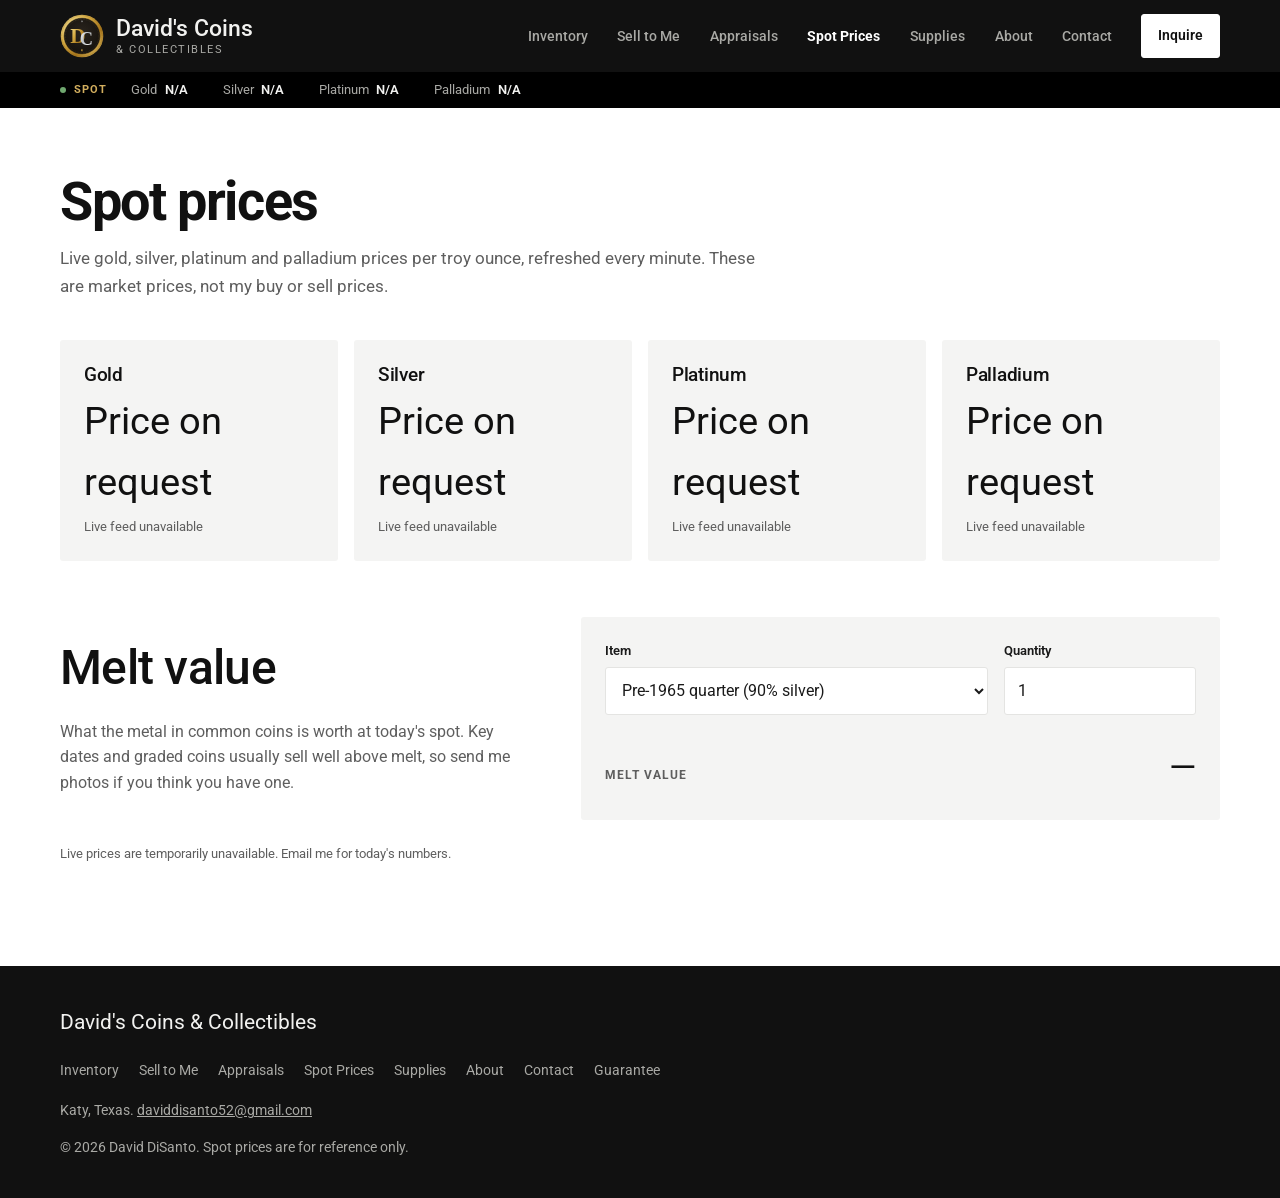
<file: prices.html>
<!doctype html>
<html lang="en">
<head>
  <meta charset="utf-8">
  <meta name="viewport" content="width=device-width, initial-scale=1">
  <title>Spot prices | David's Coins &amp; Collectibles</title>
  <meta name="description" content="Live gold, silver, platinum and palladium spot prices and a melt value calculator.">
  <meta name="theme-color" content="#111111">
  <link rel="icon" href="assets/img/logo-mark.svg" type="image/svg+xml">
  <link rel="preconnect" href="https://fonts.googleapis.com">
  <link rel="preconnect" href="https://fonts.gstatic.com" crossorigin>
  <link href="https://fonts.googleapis.com/css2?family=Roboto:wght@400;500;700&display=swap" rel="stylesheet">
  <link rel="stylesheet" href="assets/css/styles.css?v=7">
</head>
<body>
  <a class="skip-link" href="#main">Skip to main content</a>

  <header class="site-header">
    <div class="container header-inner">
      <a class="brand" href="index.html" aria-label="David's Coins &amp; Collectibles, home">
        <img src="assets/img/logo-mark.svg" width="48" height="48" alt="">
        <span class="brand-text">
          <span class="brand-name">David's Coins</span>
          <span class="brand-sub">&amp; Collectibles</span>
        </span>
      </a>

      <div class="header-actions">
        <button class="btn btn-primary btn-sm header-inquire" type="button" data-inquire="General question">Inquire</button>
        <button class="nav-toggle" aria-expanded="false" aria-controls="primary-nav" aria-label="Open menu">
          <span></span><span></span><span></span>
        </button>
      </div>

      <nav id="primary-nav" class="primary-nav" aria-label="Primary">
        <ul>
          <li><a href="inventory.html">Inventory</a></li>
          <li><a href="sell.html">Sell to Me</a></li>
          <li><a href="appraisals.html">Appraisals</a></li>
          <li><a href="prices.html" aria-current="page">Spot Prices</a></li>
          <li><a href="supplies.html">Supplies</a></li>
          <li><a href="about.html">About</a></li>
          <li><a href="contact.html">Contact</a></li>
        </ul>
      </nav>
    </div>

    <div class="ticker" aria-label="Live precious metal spot prices">
      <div class="container ticker-inner">
        <span class="ticker-label"><span class="live-dot" aria-hidden="true"></span>Spot</span>
        <ul class="ticker-list" data-ticker>
          <li data-metal="XAU"><span class="m">Gold</span> <span class="p">&mdash;</span> <span class="c"></span></li>
          <li data-metal="XAG"><span class="m">Silver</span> <span class="p">&mdash;</span> <span class="c"></span></li>
          <li data-metal="XPT"><span class="m">Platinum</span> <span class="p">&mdash;</span> <span class="c"></span></li>
          <li data-metal="XPD"><span class="m">Palladium</span> <span class="p">&mdash;</span> <span class="c"></span></li>
        </ul>
      </div>
    </div>
  </header>

  <main id="main">
    <section class="section">
      <div class="container">
        <div class="page-head">
          <h1 class="page-title">Spot prices</h1>
          <p>Live gold, silver, platinum and palladium prices per troy ounce, refreshed every minute. These are market prices, not my buy or sell prices.</p>
        </div>

        <div class="price-grid" data-price-cards>
          <article class="price-card" data-metal="XAU"><header><h3>Gold</h3></header><p class="price" aria-live="polite">&mdash;</p><p class="delta">Loading&hellip;</p></article>
          <article class="price-card" data-metal="XAG"><header><h3>Silver</h3></header><p class="price" aria-live="polite">&mdash;</p><p class="delta">Loading&hellip;</p></article>
          <article class="price-card" data-metal="XPT"><header><h3>Platinum</h3></header><p class="price" aria-live="polite">&mdash;</p><p class="delta">Loading&hellip;</p></article>
          <article class="price-card" data-metal="XPD"><header><h3>Palladium</h3></header><p class="price" aria-live="polite">&mdash;</p><p class="delta">Loading&hellip;</p></article>
        </div>

        <div class="calc">
          <div class="calc-copy">
            <h2>Melt value</h2>
            <p>What the metal in common coins is worth at today's spot. Key dates and graded coins usually sell well above melt, so send me photos if you think you have one.</p>
          </div>
          <form class="calc-form" data-calc>
            <div class="field">
              <label for="calc-item">Item</label>
              <select id="calc-item">
                <option value="XAG|0.1808">Pre-1965 quarter (90% silver)</option>
                <option value="XAG|0.0723">Pre-1965 dime (90% silver)</option>
                <option value="XAG|0.3617">Pre-1965 half dollar (90% silver)</option>
                <option value="XAG|0.1479">1965&ndash;70 Kennedy half (40% silver)</option>
                <option value="XAG|0.7734">Morgan or Peace dollar (90% silver)</option>
                <option value="XAG|1">American Silver Eagle (1 oz)</option>
                <option value="XAG|10">10 oz silver bar</option>
                <option value="XAU|1">American Gold Eagle (1 oz)</option>
                <option value="XAU|0.25">1/4 oz gold coin</option>
              </select>
            </div>
            <div class="field">
              <label for="calc-qty">Quantity</label>
              <input id="calc-qty" type="number" inputmode="numeric" min="1" step="1" value="1">
            </div>
            <output class="calc-out" for="calc-item calc-qty" aria-live="polite">
              <span class="calc-label">Melt value</span>
              <span class="calc-value" data-calc-value>&mdash;</span>
            </output>
          </form>
        </div>
        <p class="fineprint" data-price-status>Spot data from gold-api.com, for reference only.</p>
      </div>
    </section>
  </main>

  <footer class="site-footer">
    <div class="container footer-inner">
      <p class="footer-name">David's Coins &amp; Collectibles</p>
      <nav class="footer-nav" aria-label="Footer">
          <a href="inventory.html">Inventory</a>
          <a href="sell.html">Sell to Me</a>
          <a href="appraisals.html">Appraisals</a>
          <a href="prices.html">Spot Prices</a>
          <a href="supplies.html">Supplies</a>
          <a href="about.html">About</a>
          <a href="contact.html">Contact</a>
          <a href="guarantee.html">Guarantee</a>
      </nav>
      <p class="footer-meta">Katy, Texas. <a data-biz="email" href="mailto:daviddisanto52@gmail.com">daviddisanto52@gmail.com</a><span data-biz-row="phone">, <a data-biz="phone" href="tel:">Phone</a></span></p>
      <p class="footer-meta">&copy; <span data-year></span> David DiSanto. Spot prices are for reference only.</p>
    </div>
  </footer>


  <dialog class="inquiry" data-inquiry aria-labelledby="inq-title">
    <form class="contact-form inquiry-form" data-contact data-quick novalidate>
      <input type="text" name="_honey" class="hp" tabindex="-1" autocomplete="off" aria-hidden="true">
      <button class="viewer-close" type="button" data-inquiry-close aria-label="Close">
        <svg aria-hidden="true" viewBox="0 0 24 24"><path d="M6 6l12 12M18 6L6 18"/></svg>
      </button>
      <h3 id="inq-title" data-inq-title>Ask about a coin</h3>
      <input type="hidden" name="topic" value="General question">
      <input type="hidden" name="item" value="">
      <div class="field">
        <label for="qi-name">Name <span aria-hidden="true">*</span></label>
        <input id="qi-name" name="name" type="text" autocomplete="name" required aria-describedby="qi-name-err">
        <p class="err" id="qi-name-err"></p>
      </div>
      <div class="field-row">
        <div class="field">
          <label for="qi-email">Email <span aria-hidden="true">*</span></label>
          <input id="qi-email" name="email" type="email" autocomplete="email" required aria-describedby="qi-email-err">
          <p class="err" id="qi-email-err"></p>
        </div>
        <div class="field">
          <label for="qi-phone">Phone</label>
          <input id="qi-phone" name="phone" type="tel" autocomplete="tel">
        </div>
      </div>
      <div class="field">
        <label for="qi-msg">Message</label>
        <textarea id="qi-msg" name="message" rows="3"></textarea>
      </div>
      <button type="submit" class="btn btn-primary btn-block">Send</button>
    </form>
  </dialog>

  <script src="assets/js/main.js?v=8" defer></script>
</body>
</html>
</file>
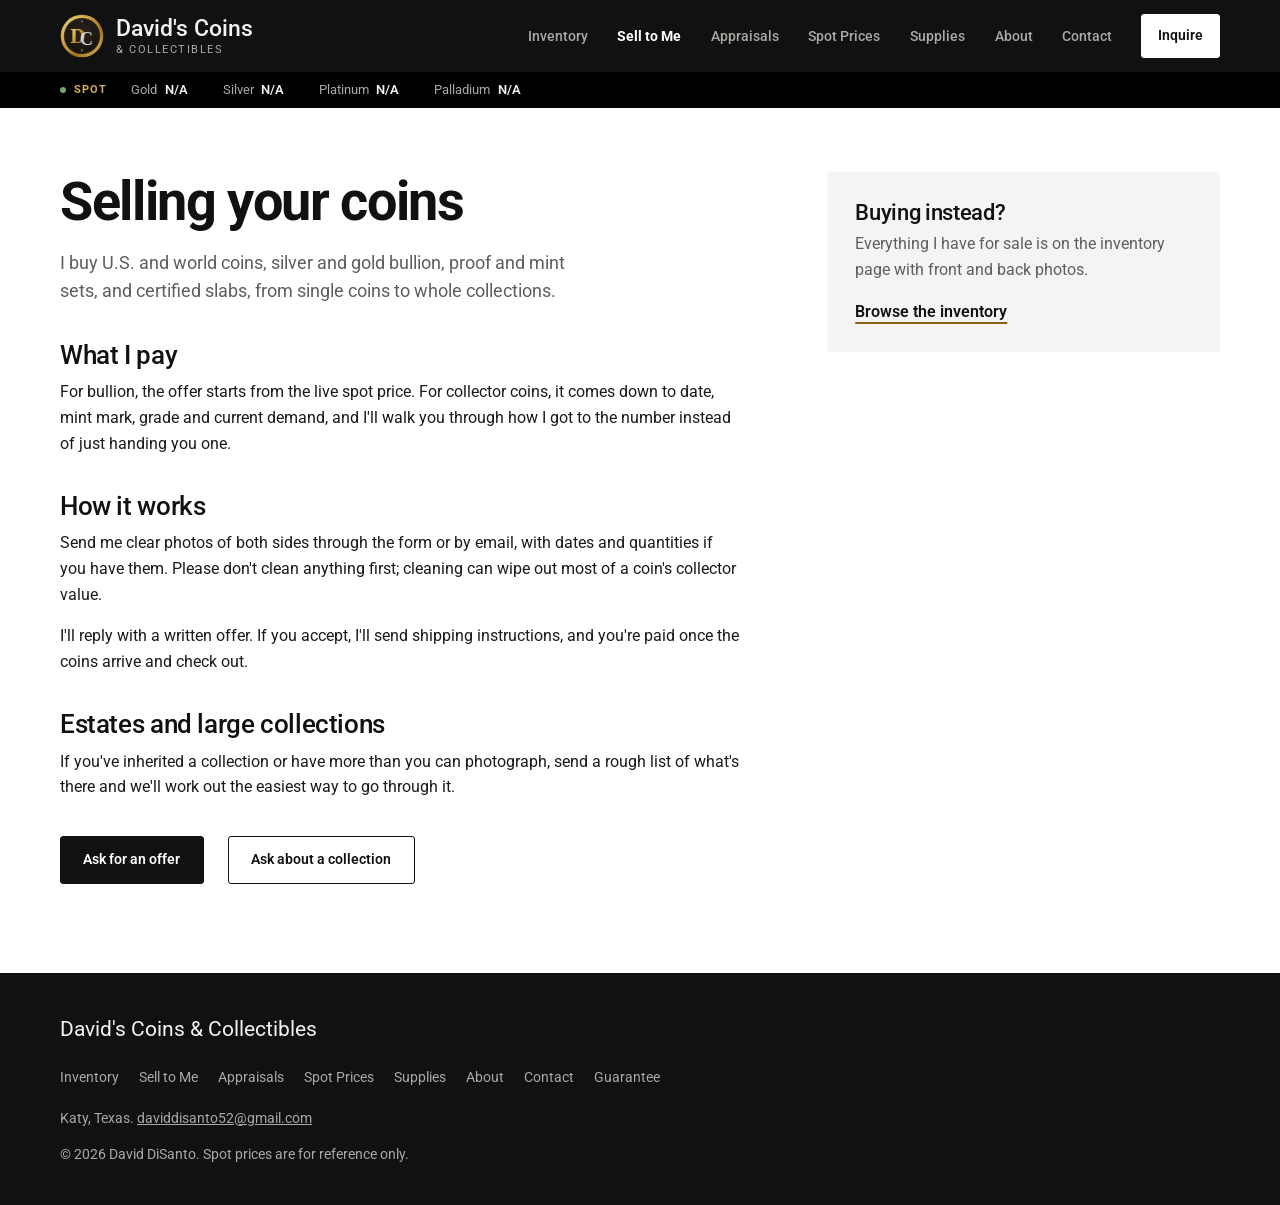
<file: sell.html>
<!doctype html>
<html lang="en">
<head>
  <meta charset="utf-8">
  <meta name="viewport" content="width=device-width, initial-scale=1">
  <title>Selling your coins | David's Coins &amp; Collectibles</title>
  <meta name="description" content="Sell coins, bullion, proof sets and certified slabs to David DiSanto. Offers start from live spot for bullion.">
  <meta name="theme-color" content="#111111">
  <link rel="icon" href="assets/img/logo-mark.svg" type="image/svg+xml">
  <link rel="preconnect" href="https://fonts.googleapis.com">
  <link rel="preconnect" href="https://fonts.gstatic.com" crossorigin>
  <link href="https://fonts.googleapis.com/css2?family=Roboto:wght@400;500;700&display=swap" rel="stylesheet">
  <link rel="stylesheet" href="assets/css/styles.css?v=7">
</head>
<body>
  <a class="skip-link" href="#main">Skip to main content</a>

  <header class="site-header">
    <div class="container header-inner">
      <a class="brand" href="index.html" aria-label="David's Coins &amp; Collectibles, home">
        <img src="assets/img/logo-mark.svg" width="48" height="48" alt="">
        <span class="brand-text">
          <span class="brand-name">David's Coins</span>
          <span class="brand-sub">&amp; Collectibles</span>
        </span>
      </a>

      <div class="header-actions">
        <button class="btn btn-primary btn-sm header-inquire" type="button" data-inquire="General question">Inquire</button>
        <button class="nav-toggle" aria-expanded="false" aria-controls="primary-nav" aria-label="Open menu">
          <span></span><span></span><span></span>
        </button>
      </div>

      <nav id="primary-nav" class="primary-nav" aria-label="Primary">
        <ul>
          <li><a href="inventory.html">Inventory</a></li>
          <li><a href="sell.html" aria-current="page">Sell to Me</a></li>
          <li><a href="appraisals.html">Appraisals</a></li>
          <li><a href="prices.html">Spot Prices</a></li>
          <li><a href="supplies.html">Supplies</a></li>
          <li><a href="about.html">About</a></li>
          <li><a href="contact.html">Contact</a></li>
        </ul>
      </nav>
    </div>

    <div class="ticker" aria-label="Live precious metal spot prices">
      <div class="container ticker-inner">
        <span class="ticker-label"><span class="live-dot" aria-hidden="true"></span>Spot</span>
        <ul class="ticker-list" data-ticker>
          <li data-metal="XAU"><span class="m">Gold</span> <span class="p">&mdash;</span> <span class="c"></span></li>
          <li data-metal="XAG"><span class="m">Silver</span> <span class="p">&mdash;</span> <span class="c"></span></li>
          <li data-metal="XPT"><span class="m">Platinum</span> <span class="p">&mdash;</span> <span class="c"></span></li>
          <li data-metal="XPD"><span class="m">Palladium</span> <span class="p">&mdash;</span> <span class="c"></span></li>
        </ul>
      </div>
    </div>
  </header>

  <main id="main">
    <section class="section">
      <div class="container prose-grid">
        <div class="prose">
          <h1 class="page-title">Selling your coins</h1>
          <p class="lead">I buy U.S. and world coins, silver and gold bullion, proof and mint sets, and certified slabs, from single coins to whole collections.</p>

          <h2>What I pay</h2>
          <p>For bullion, the offer starts from the live spot price. For collector coins, it comes down to date, mint mark, grade and current demand, and I'll walk you through how I got to the number instead of just handing you one.</p>

          <h2>How it works</h2>
          <p>Send me clear photos of both sides through the form or by email, with dates and quantities if you have them. Please don't clean anything first; cleaning can wipe out most of a coin's collector value.</p>
          <p>I'll reply with a written offer. If you accept, I'll send shipping instructions, and you're paid once the coins arrive and check out.</p>

          <h2>Estates and large collections</h2>
          <p>If you've inherited a collection or have more than you can photograph, send a rough list of what's there and we'll work out the easiest way to go through it.</p>

          <div class="actions">
            <button class="btn btn-primary" type="button" data-inquire="Selling coins or bullion">Ask for an offer</button>
            <button class="btn btn-secondary" type="button" data-inquire="Estate / large collection">Ask about a collection</button>
          </div>
        </div>
        <aside class="side-note">
          <h3>Buying instead?</h3>
          <p>Everything I have for sale is on the inventory page with front and back photos.</p>
          <a class="text-link" href="inventory.html">Browse the inventory</a>
        </aside>
      </div>
    </section>
  </main>

  <footer class="site-footer">
    <div class="container footer-inner">
      <p class="footer-name">David's Coins &amp; Collectibles</p>
      <nav class="footer-nav" aria-label="Footer">
          <a href="inventory.html">Inventory</a>
          <a href="sell.html">Sell to Me</a>
          <a href="appraisals.html">Appraisals</a>
          <a href="prices.html">Spot Prices</a>
          <a href="supplies.html">Supplies</a>
          <a href="about.html">About</a>
          <a href="contact.html">Contact</a>
          <a href="guarantee.html">Guarantee</a>
      </nav>
      <p class="footer-meta">Katy, Texas. <a data-biz="email" href="mailto:daviddisanto52@gmail.com">daviddisanto52@gmail.com</a><span data-biz-row="phone">, <a data-biz="phone" href="tel:">Phone</a></span></p>
      <p class="footer-meta">&copy; <span data-year></span> David DiSanto. Spot prices are for reference only.</p>
    </div>
  </footer>


  <dialog class="inquiry" data-inquiry aria-labelledby="inq-title">
    <form class="contact-form inquiry-form" data-contact data-quick novalidate>
      <input type="text" name="_honey" class="hp" tabindex="-1" autocomplete="off" aria-hidden="true">
      <button class="viewer-close" type="button" data-inquiry-close aria-label="Close">
        <svg aria-hidden="true" viewBox="0 0 24 24"><path d="M6 6l12 12M18 6L6 18"/></svg>
      </button>
      <h3 id="inq-title" data-inq-title>Ask about a coin</h3>
      <input type="hidden" name="topic" value="General question">
      <input type="hidden" name="item" value="">
      <div class="field">
        <label for="qi-name">Name <span aria-hidden="true">*</span></label>
        <input id="qi-name" name="name" type="text" autocomplete="name" required aria-describedby="qi-name-err">
        <p class="err" id="qi-name-err"></p>
      </div>
      <div class="field-row">
        <div class="field">
          <label for="qi-email">Email <span aria-hidden="true">*</span></label>
          <input id="qi-email" name="email" type="email" autocomplete="email" required aria-describedby="qi-email-err">
          <p class="err" id="qi-email-err"></p>
        </div>
        <div class="field">
          <label for="qi-phone">Phone</label>
          <input id="qi-phone" name="phone" type="tel" autocomplete="tel">
        </div>
      </div>
      <div class="field">
        <label for="qi-msg">Message</label>
        <textarea id="qi-msg" name="message" rows="3"></textarea>
      </div>
      <button type="submit" class="btn btn-primary btn-block">Send</button>
    </form>
  </dialog>

  <script src="assets/js/main.js?v=8" defer></script>
</body>
</html>
</file>
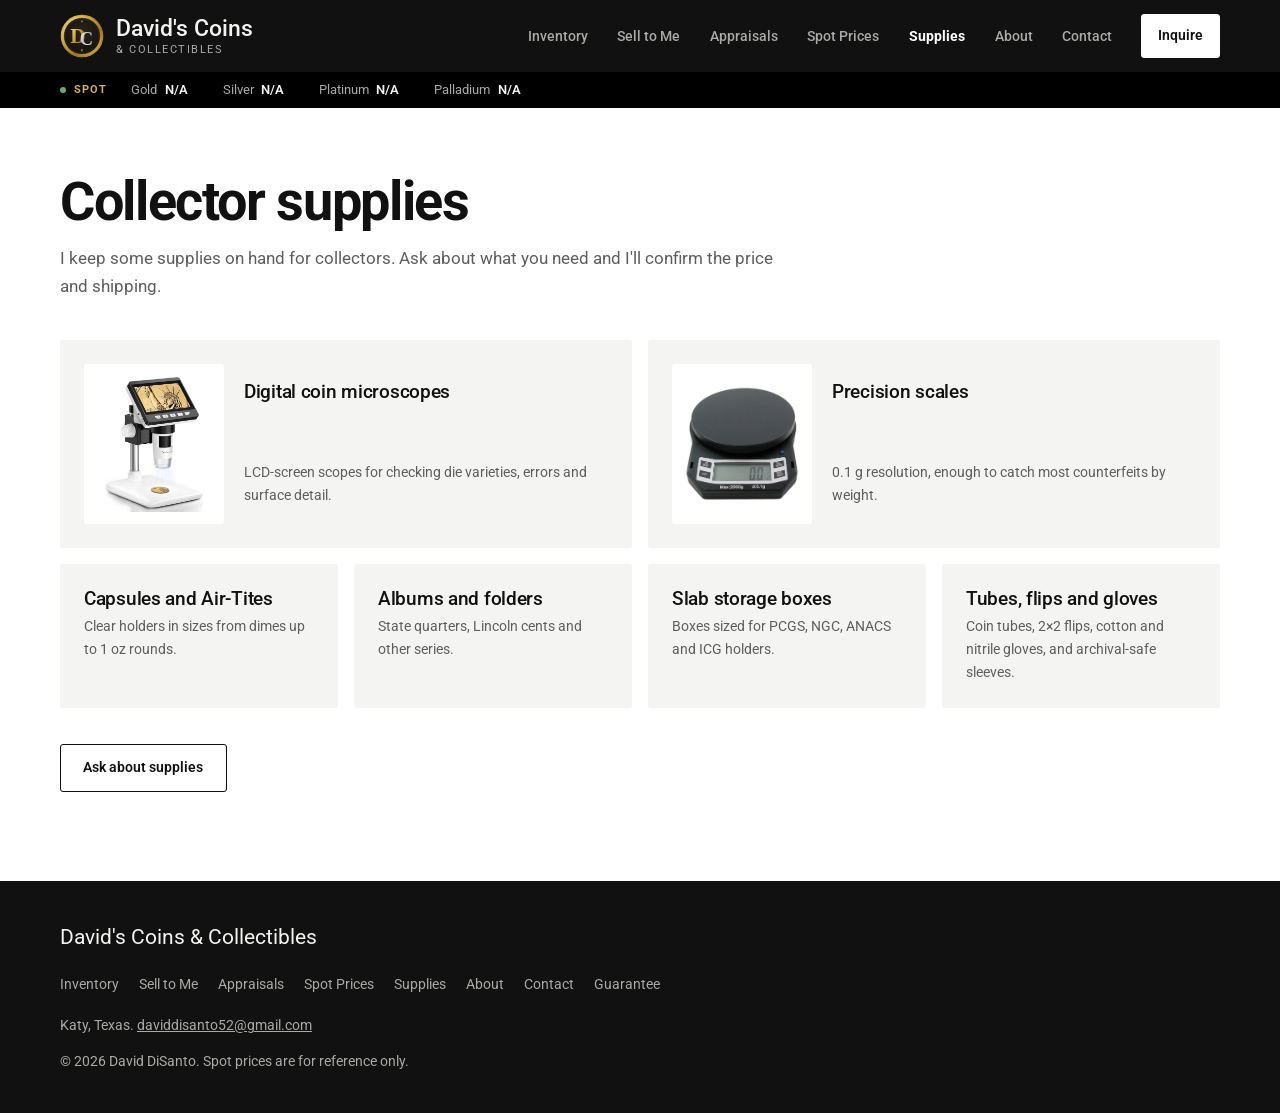
<file: supplies.html>
<!doctype html>
<html lang="en">
<head>
  <meta charset="utf-8">
  <meta name="viewport" content="width=device-width, initial-scale=1">
  <title>Collector supplies | David's Coins &amp; Collectibles</title>
  <meta name="description" content="Coin microscopes, scales, capsules, albums, slab boxes, tubes, flips and gloves.">
  <meta name="theme-color" content="#111111">
  <link rel="icon" href="assets/img/logo-mark.svg" type="image/svg+xml">
  <link rel="preconnect" href="https://fonts.googleapis.com">
  <link rel="preconnect" href="https://fonts.gstatic.com" crossorigin>
  <link href="https://fonts.googleapis.com/css2?family=Roboto:wght@400;500;700&display=swap" rel="stylesheet">
  <link rel="stylesheet" href="assets/css/styles.css?v=7">
</head>
<body>
  <a class="skip-link" href="#main">Skip to main content</a>

  <header class="site-header">
    <div class="container header-inner">
      <a class="brand" href="index.html" aria-label="David's Coins &amp; Collectibles, home">
        <img src="assets/img/logo-mark.svg" width="48" height="48" alt="">
        <span class="brand-text">
          <span class="brand-name">David's Coins</span>
          <span class="brand-sub">&amp; Collectibles</span>
        </span>
      </a>

      <div class="header-actions">
        <button class="btn btn-primary btn-sm header-inquire" type="button" data-inquire="General question">Inquire</button>
        <button class="nav-toggle" aria-expanded="false" aria-controls="primary-nav" aria-label="Open menu">
          <span></span><span></span><span></span>
        </button>
      </div>

      <nav id="primary-nav" class="primary-nav" aria-label="Primary">
        <ul>
          <li><a href="inventory.html">Inventory</a></li>
          <li><a href="sell.html">Sell to Me</a></li>
          <li><a href="appraisals.html">Appraisals</a></li>
          <li><a href="prices.html">Spot Prices</a></li>
          <li><a href="supplies.html" aria-current="page">Supplies</a></li>
          <li><a href="about.html">About</a></li>
          <li><a href="contact.html">Contact</a></li>
        </ul>
      </nav>
    </div>

    <div class="ticker" aria-label="Live precious metal spot prices">
      <div class="container ticker-inner">
        <span class="ticker-label"><span class="live-dot" aria-hidden="true"></span>Spot</span>
        <ul class="ticker-list" data-ticker>
          <li data-metal="XAU"><span class="m">Gold</span> <span class="p">&mdash;</span> <span class="c"></span></li>
          <li data-metal="XAG"><span class="m">Silver</span> <span class="p">&mdash;</span> <span class="c"></span></li>
          <li data-metal="XPT"><span class="m">Platinum</span> <span class="p">&mdash;</span> <span class="c"></span></li>
          <li data-metal="XPD"><span class="m">Palladium</span> <span class="p">&mdash;</span> <span class="c"></span></li>
        </ul>
      </div>
    </div>
  </header>

  <main id="main">
    <section class="section">
      <div class="container">
        <div class="page-head">
          <h1 class="page-title">Collector supplies</h1>
          <p>I keep some supplies on hand for collectors. Ask about what you need and I'll confirm the price and shipping.</p>
        </div>

        <div class="supply-grid">
          <article class="supply-card">
            <div class="supply-img"><img src="assets/img/microscope.jpg" alt="LCD digital coin microscope" width="380" height="526" loading="lazy"></div>
            <h3>Digital coin microscopes</h3>
            <p>LCD-screen scopes for checking die varieties, errors and surface detail.</p>
          </article>
          <article class="supply-card">
            <div class="supply-img"><img src="assets/img/scale.jpg" alt="Digital pocket scale with 0.1 gram resolution" width="553" height="555" loading="lazy"></div>
            <h3>Precision scales</h3>
            <p>0.1&nbsp;g resolution, enough to catch most counterfeits by weight.</p>
          </article>
          <article class="supply-card icon-card"><h3>Capsules and Air-Tites</h3><p>Clear holders in sizes from dimes up to 1&nbsp;oz rounds.</p></article>
          <article class="supply-card icon-card"><h3>Albums and folders</h3><p>State quarters, Lincoln cents and other series.</p></article>
          <article class="supply-card icon-card"><h3>Slab storage boxes</h3><p>Boxes sized for PCGS, NGC, ANACS and ICG holders.</p></article>
          <article class="supply-card icon-card"><h3>Tubes, flips and gloves</h3><p>Coin tubes, 2&times;2 flips, cotton and nitrile gloves, and archival-safe sleeves.</p></article>
        </div>
        <div class="actions"><button class="btn btn-secondary" type="button" data-inquire="Collector supplies">Ask about supplies</button></div>
      </div>
    </section>
  </main>

  <footer class="site-footer">
    <div class="container footer-inner">
      <p class="footer-name">David's Coins &amp; Collectibles</p>
      <nav class="footer-nav" aria-label="Footer">
          <a href="inventory.html">Inventory</a>
          <a href="sell.html">Sell to Me</a>
          <a href="appraisals.html">Appraisals</a>
          <a href="prices.html">Spot Prices</a>
          <a href="supplies.html">Supplies</a>
          <a href="about.html">About</a>
          <a href="contact.html">Contact</a>
          <a href="guarantee.html">Guarantee</a>
      </nav>
      <p class="footer-meta">Katy, Texas. <a data-biz="email" href="mailto:daviddisanto52@gmail.com">daviddisanto52@gmail.com</a><span data-biz-row="phone">, <a data-biz="phone" href="tel:">Phone</a></span></p>
      <p class="footer-meta">&copy; <span data-year></span> David DiSanto. Spot prices are for reference only.</p>
    </div>
  </footer>


  <dialog class="inquiry" data-inquiry aria-labelledby="inq-title">
    <form class="contact-form inquiry-form" data-contact data-quick novalidate>
      <input type="text" name="_honey" class="hp" tabindex="-1" autocomplete="off" aria-hidden="true">
      <button class="viewer-close" type="button" data-inquiry-close aria-label="Close">
        <svg aria-hidden="true" viewBox="0 0 24 24"><path d="M6 6l12 12M18 6L6 18"/></svg>
      </button>
      <h3 id="inq-title" data-inq-title>Ask about a coin</h3>
      <input type="hidden" name="topic" value="General question">
      <input type="hidden" name="item" value="">
      <div class="field">
        <label for="qi-name">Name <span aria-hidden="true">*</span></label>
        <input id="qi-name" name="name" type="text" autocomplete="name" required aria-describedby="qi-name-err">
        <p class="err" id="qi-name-err"></p>
      </div>
      <div class="field-row">
        <div class="field">
          <label for="qi-email">Email <span aria-hidden="true">*</span></label>
          <input id="qi-email" name="email" type="email" autocomplete="email" required aria-describedby="qi-email-err">
          <p class="err" id="qi-email-err"></p>
        </div>
        <div class="field">
          <label for="qi-phone">Phone</label>
          <input id="qi-phone" name="phone" type="tel" autocomplete="tel">
        </div>
      </div>
      <div class="field">
        <label for="qi-msg">Message</label>
        <textarea id="qi-msg" name="message" rows="3"></textarea>
      </div>
      <button type="submit" class="btn btn-primary btn-block">Send</button>
    </form>
  </dialog>

  <script src="assets/js/main.js?v=8" defer></script>
</body>
</html>
</file>
<file: assets/css/styles.css>
/* =========================================================
   David's Coins & Collectibles
   Clean white pages, black type, one brass accent.
   Separation comes from spacing and contrast, not lines.
   ========================================================= */
:root {
  --bg: #FFFFFF;
  --surface: #F4F4F3;        /* quiet neutral panel */
  --ink: #111111;
  --ink-2: #1F1F1F;
  --text: #1A1A1A;
  --muted: #5E5E5E;          /* 6.4:1 on white */
  --line: #E4E4E2;           /* used sparingly: inputs, image frames */
  --brass: #8A6414;          /* 5.3:1 on white */
  --brass-light: #D2AE5E;    /* on dark only */
  --on-ink: #F2F2F0;
  --on-ink-muted: #A9A9A5;
  --line-ink: #333333;
  --up: #2F6B3A;
  --down: #A63326;

  --font-display: 'Roboto', system-ui, -apple-system, 'Segoe UI', Arial, sans-serif;
  --font-body: 'Roboto', system-ui, -apple-system, 'Segoe UI', Arial, sans-serif;

  --radius: 3px;
  --t: 160ms ease-out;
}

/* ---------- base ---------- */
*, *::before, *::after { box-sizing: border-box; }
/* no rubber-band bounce when scrolling past the top or bottom */
html, body { overscroll-behavior: none; }
html { background: var(--bg); -webkit-text-size-adjust: 100%; }
body { margin: 0; font-family: var(--font-body); font-size: 16px; line-height: 1.6; color: var(--text); background: var(--bg); -webkit-font-smoothing: antialiased; }
img { max-width: 100%; height: auto; display: block; }
a { color: inherit; }
h1, h2, h3, h4 { font-family: var(--font-display); font-weight: 500; line-height: 1.12; margin: 0 0 .5em; letter-spacing: -.015em; text-wrap: balance; color: var(--ink); }
h1 { font-size: clamp(2.4rem, 5.4vw, 4.25rem); font-weight: 700; letter-spacing: -.025em; }
h2 { font-size: clamp(2rem, 4vw, 3rem); }
h3 { font-size: 1.4rem; }
p { margin: 0 0 1em; }
button { font: inherit; cursor: pointer; }
svg { width: 1em; height: 1em; fill: none; stroke: currentColor; stroke-width: 1.6; stroke-linecap: round; stroke-linejoin: round; flex-shrink: 0; }
:focus-visible { outline: 2px solid var(--brass); outline-offset: 3px; }
[hidden] { display: none !important; }

.container { width: 100%; max-width: 1240px; margin-inline: auto; padding-inline: 20px; }
@media (min-width: 768px) { .container { padding-inline: 40px; } }

.skip-link { position: absolute; left: 12px; top: -60px; z-index: 1000; background: var(--ink); color: var(--on-ink); padding: 10px 16px; font-weight: 600; }
.skip-link:focus { top: 12px; }

.eyebrow { display: block; font-size: .75rem; font-weight: 700; letter-spacing: .1em; text-transform: uppercase; color: var(--brass); margin-bottom: .9rem; }
.section-dark .eyebrow, .site-header .eyebrow { color: var(--brass-light); }
.muted { color: var(--muted); }
.center { margin-top: 3rem; }

/* ---------- buttons: flat ---------- */
.btn { display: inline-flex; align-items: center; justify-content: center; gap: .5rem; min-height: 48px; padding: 0 1.4rem; border-radius: var(--radius); border: 1px solid var(--ink); font-weight: 600; font-size: .9rem; text-decoration: none; transition: background-color var(--t), color var(--t), border-color var(--t); cursor: pointer; }
.btn-primary { background: var(--ink); color: #fff; }
.btn-primary:hover { background: var(--brass); border-color: var(--brass); }
.btn-secondary { background: transparent; color: var(--ink); }
.btn-secondary:hover { background: var(--ink); color: #fff; }
.btn-sm { min-height: 44px; padding: 0 1rem; font-size: .85rem; }
.btn-block { width: 100%; }
.btn:disabled { opacity: .6; cursor: default; }
.section-dark .btn-primary, .contact-form .btn-primary, .header-inquire { background: #fff; color: var(--ink); border-color: #fff; }
.section-dark .btn-primary:hover, .contact-form .btn-primary:hover, .header-inquire:hover { background: var(--brass-light); border-color: var(--brass-light); }

/* ---------- header ---------- */
.site-header { position: sticky; top: 0; z-index: 100; background: var(--ink); color: var(--on-ink); }
.header-inner { display: flex; align-items: center; justify-content: space-between; gap: 1rem; min-height: 72px; }
.brand { display: flex; align-items: center; gap: .75rem; text-decoration: none; }
.brand img { width: 44px; height: 44px; }
.brand-text { display: flex; flex-direction: column; line-height: 1.1; }
.brand-name { font-family: var(--font-display); font-size: 1.45rem; font-weight: 500; color: var(--on-ink); }
.brand-sub { font-size: .68rem; letter-spacing: .14em; text-transform: uppercase; color: var(--on-ink-muted); margin-top: 3px; }

.header-actions { display: flex; align-items: center; gap: .5rem; order: 3; }
.primary-nav { order: 2; margin-left: auto; }
.primary-nav ul { list-style: none; margin: 0; padding: 0; display: flex; align-items: center; gap: .25rem; }
.primary-nav a { display: inline-flex; align-items: center; min-height: 44px; padding: 0 .8rem; text-decoration: none; font-size: .88rem; font-weight: 500; color: var(--on-ink-muted); transition: color var(--t); }
.primary-nav a:hover { color: var(--on-ink); }
.primary-nav a[aria-current="page"] { color: #fff; font-weight: 700; }

.nav-toggle { display: none; width: 44px; height: 44px; border: 1px solid var(--line-ink); background: transparent; border-radius: var(--radius); padding: 0; flex-direction: column; align-items: center; justify-content: center; gap: 5px; }
.nav-toggle span { display: block; width: 20px; height: 1.5px; background: var(--on-ink); transition: transform var(--t), opacity var(--t); }
.nav-toggle[aria-expanded="true"] span:nth-child(1) { transform: translateY(6.5px) rotate(45deg); }
.nav-toggle[aria-expanded="true"] span:nth-child(2) { opacity: 0; }
.nav-toggle[aria-expanded="true"] span:nth-child(3) { transform: translateY(-6.5px) rotate(-45deg); }

@media (max-width: 960px) {
  .nav-toggle { display: inline-flex; }
  .primary-nav { position: absolute; top: 72px; left: 0; right: 0; background: var(--ink); padding: .25rem 20px 1rem; display: none; }
  .primary-nav.is-open { display: block; }
  .primary-nav ul { flex-direction: column; align-items: stretch; gap: 0; }
  .primary-nav a { width: 100%; font-size: 1.05rem; padding: 0; min-height: 48px; }
}
@media (max-width: 400px) { .brand-sub { display: none; } .brand-name { font-size: 1.3rem; } }

/* ---------- ticker ---------- */
.ticker { background: #000; font-size: .8rem; }
.ticker-inner { display: flex; align-items: center; gap: 1.5rem; min-height: 36px; overflow-x: auto; scrollbar-width: none; }
.ticker-inner::-webkit-scrollbar { display: none; }
.ticker-label { display: inline-flex; align-items: center; gap: .5rem; font-weight: 700; letter-spacing: .1em; text-transform: uppercase; color: var(--brass-light); font-size: .68rem; white-space: nowrap; }
.live-dot { width: 6px; height: 6px; border-radius: 50%; background: #6FA86F; }
.ticker-list { list-style: none; display: flex; gap: 1.75rem; margin: 0; padding: 0; white-space: nowrap; }
.ticker-list li { display: inline-flex; gap: .45rem; align-items: baseline; }
.ticker-list .m { color: var(--on-ink-muted); }
.ticker-list .p { font-weight: 600; color: var(--on-ink); font-variant-numeric: tabular-nums; }
.ticker-list .c { font-variant-numeric: tabular-nums; font-size: .74rem; }
.ticker-list .c.up { color: #8CC08C; }
.ticker-list .c.down { color: #E08A7D; }

/* ---------- hero (home) ---------- */
.hero-grid { display: grid; gap: 2.5rem; padding-block: clamp(3rem, 7vw, 5.5rem); align-items: center; }
@media (min-width: 960px) { .hero-grid { grid-template-columns: 7fr 4fr; gap: 4rem; } }
.lead { font-size: 1.1rem; color: var(--muted); max-width: 54ch; }
.hero-ctas { display: flex; flex-wrap: wrap; gap: .75rem; margin: 2rem 0 2rem; }
.hero-trust { list-style: none; padding: 0; margin: 0; display: flex; flex-wrap: wrap; gap: .5rem 1.75rem; font-size: .85rem; font-weight: 600; color: var(--text); }
.hero-trust li::before { content: "✓"; color: var(--brass); margin-right: .45rem; }
@media (max-width: 560px) { .hero-trust { flex-direction: column; } }
.hero-figure { margin: 0; max-width: 440px; width: 100%; justify-self: end; }
.hero-figure img { width: 100%; aspect-ratio: 4 / 5; object-fit: cover; border-radius: var(--radius); }
.hero-figure figcaption { margin-top: .75rem; font-size: .82rem; color: var(--muted); }
.hero-figure figcaption span { font-weight: 700; color: var(--brass); margin-right: .4rem; text-transform: uppercase; letter-spacing: .08em; font-size: .7rem; }
@media (max-width: 959px) { .hero-figure { justify-self: start; max-width: 360px; } }

/* ---------- sections ---------- */
.section { padding-block: clamp(3.5rem, 7vw, 6rem); }
.section-ivory { background: var(--bg); }
.section-tint { background: var(--surface); }
.section-dark { background: var(--ink); color: var(--on-ink); }
.section-dark h2, .section-dark h3, .section-dark h1 { color: var(--on-ink); }
.muted-on-dark { color: var(--on-ink-muted); }
main > .section:first-child { padding-top: clamp(2.5rem, 5vw, 4rem); }

.page-title { font-size: clamp(2.2rem, 4.6vw, 3.4rem); margin: 0; }
.section-head { display: grid; gap: .5rem 3rem; margin-bottom: 2.5rem; }
.section-head h2, .section-head h1 { margin: 0; }
.section-head p:last-child { color: var(--muted); margin: 0; max-width: 54ch; }
@media (min-width: 900px) {
  .section-head { grid-template-columns: 1fr 1fr; align-items: end; }
  .section-head .eyebrow { grid-column: 1 / -1; margin-bottom: 0; }
}

/* home: routes to other pages */
.routes { display: grid; gap: 1rem; }
@media (min-width: 800px) { .routes { grid-template-columns: repeat(3, 1fr); } }
.route { display: flex; flex-direction: column; gap: .5rem; padding: 2rem 1.75rem; background: var(--ink-2); border-radius: var(--radius); text-decoration: none; transition: background-color var(--t); }
.route:hover { background: #2A2A2A; }
.route .eyebrow { margin: 0; }
.route-title { font-family: var(--font-display); font-size: 1.6rem; line-height: 1.15; color: var(--on-ink); }
.route-link { margin-top: auto; padding-top: 1rem; font-size: .88rem; font-weight: 600; color: var(--on-ink-muted); }
.route:hover .route-link { color: var(--brass-light); }

/* sell: split layout */
.split { display: grid; gap: 2rem; }
@media (min-width: 960px) {
  .split { grid-template-columns: 4fr 7fr; gap: 5rem; align-items: start; }
  .split-head { display: block; position: sticky; top: 140px; }
  .split-head h1 { margin-bottom: 1rem; }
}
.service-list { list-style: none; margin: 0; padding: 0; display: grid; gap: 1rem; }
.service-list li { display: grid; grid-template-columns: 2.75rem 1fr; gap: .5rem 1rem; padding: 1.75rem; background: var(--surface); border-radius: var(--radius); align-items: start; }
.service-list .num { font-family: var(--font-display); font-size: 1.1rem; color: var(--brass); padding-top: .2rem; }
.service-list h3 { margin-bottom: .35rem; }
.service-list p { color: var(--muted); margin: 0 0 .4rem; max-width: 56ch; }
.service-list .notes { font-size: .85rem; font-weight: 600; color: var(--text); margin: 0; }
.service-list .btn { grid-column: 2; justify-self: start; margin-top: .75rem; }
@media (min-width: 700px) {
  .service-list li { grid-template-columns: 2.75rem 1fr auto; }
  .service-list .btn { grid-column: 3; grid-row: 1; margin-top: 0; }
}

/* appraisals */
.appraisal-grid { display: grid; gap: 3rem; align-items: start; }
@media (min-width: 960px) { .appraisal-grid { grid-template-columns: 7fr 5fr; gap: 5rem; } }
.steps { list-style: none; padding: 0; margin: 2rem 0 2.5rem; display: grid; gap: 1.75rem; }
.steps li { display: grid; grid-template-columns: 2.75rem 1fr; gap: 1rem; }
.steps h3 { font-size: 1.3rem; margin-bottom: .25rem; }
.steps p { color: var(--muted); margin: 0; }
.step-num { font-family: var(--font-display); font-size: 1.1rem; color: var(--brass); padding-top: .15rem; }
.appraisal-media { display: grid; grid-template-columns: 1fr 1fr; gap: 1rem; align-items: start; }
.frame { margin: 0; background: #fff; border-radius: var(--radius); padding: 1rem; }
.frame img { width: 100%; aspect-ratio: 4 / 5; object-fit: contain; }
.frame-offset { margin-top: 3rem; }

/* prices */
.price-grid { display: grid; gap: 1rem; }
@media (min-width: 560px) { .price-grid { grid-template-columns: repeat(2, 1fr); } }
@media (min-width: 960px) { .price-grid { grid-template-columns: repeat(4, 1fr); } }
.price-card { padding: 1.5rem; background: var(--surface); border-radius: var(--radius); }
.price-card header { display: flex; align-items: baseline; gap: .6rem; margin-bottom: .5rem; }
.price-card h3 { margin: 0; font-size: 1.2rem; }
.chip { font-size: .7rem; font-weight: 700; letter-spacing: .08em; color: var(--muted); }
.price { font-family: var(--font-display); font-size: clamp(2rem, 3vw, 2.4rem); margin: 0; font-variant-numeric: tabular-nums lining-nums; color: var(--ink); }
.delta { margin: .2rem 0 0; font-size: .82rem; color: var(--muted); font-variant-numeric: tabular-nums; }
.delta .up { color: var(--up); font-weight: 600; }
.delta .down { color: var(--down); font-weight: 600; }

.calc { margin-top: 3.5rem; display: grid; gap: 1.5rem 4rem; align-items: center; }
@media (min-width: 900px) { .calc { grid-template-columns: 5fr 7fr; } }
.calc-copy h3 { margin-bottom: .4rem; }
.calc-copy p { color: var(--muted); margin: 0; }
.calc-form { display: grid; gap: 1rem; padding: 1.5rem; background: var(--surface); border-radius: var(--radius); }
@media (min-width: 560px) { .calc-form { grid-template-columns: 2fr 1fr; } .calc-out { grid-column: 1 / -1; } }
.calc-out { display: flex; justify-content: space-between; align-items: baseline; flex-wrap: wrap; gap: .5rem; padding-top: .5rem; }
.calc-label { font-size: .78rem; font-weight: 700; letter-spacing: .08em; text-transform: uppercase; color: var(--muted); }
.calc-value { font-family: var(--font-display); font-size: 2.2rem; color: var(--ink); font-variant-numeric: tabular-nums lining-nums; }
.fineprint { margin-top: 1.5rem; font-size: .8rem; color: var(--muted); }

/* forms */
.field { display: flex; flex-direction: column; gap: .35rem; margin-bottom: 1rem; }
.calc-form .field { margin: 0; }
.field label { font-size: .8rem; font-weight: 600; }
.field input, .field select, .field textarea { font: inherit; font-size: 16px; min-height: 48px; padding: .65rem .8rem; border-radius: var(--radius); border: 1px solid var(--line); background: #fff; color: var(--text); width: 100%; transition: border-color var(--t); }
.field textarea { min-height: 120px; resize: vertical; }
.field input:focus, .field select:focus, .field textarea:focus { outline: none; border-color: var(--ink); box-shadow: 0 0 0 1px var(--ink); }
.field [aria-invalid="true"] { border-color: var(--down); }
.err { margin: 0; font-size: .82rem; color: var(--down); }
.err:empty { display: none; }
.field-row { display: grid; gap: 0 1rem; }
@media (min-width: 560px) { .field-row { grid-template-columns: 1fr 1fr; } }
.hp { position: absolute; left: -10000px; width: 1px; height: 1px; opacity: 0; }

/* inventory */
.filters { display: flex; flex-wrap: wrap; gap: .5rem; margin-bottom: 2rem; }
.chip-btn { min-height: 40px; padding: 0 1rem; border: 1px solid var(--line); border-radius: 999px; background: #fff; color: var(--muted); font-size: .88rem; font-weight: 600; transition: color var(--t), background-color var(--t), border-color var(--t); }
.chip-btn:hover { color: var(--ink); border-color: var(--ink); }
.chip-btn.is-active { color: #fff; background: var(--ink); border-color: var(--ink); }

.gallery { display: grid; gap: 2.5rem 1.5rem; grid-template-columns: repeat(auto-fill, minmax(min(100%, 240px), 1fr)); }
@media (min-width: 1100px) {
  .gallery { grid-template-columns: repeat(4, 1fr); }
  .coin-card.is-featured { grid-column: span 2; grid-row: span 2; }
  .coin-card.is-featured .media { aspect-ratio: auto; flex: 1; min-height: 460px; }
  .coin-card.is-featured .body { flex: 0 0 auto; }
  .coin-card.is-featured h3 { font-size: 1.9rem; }
}
.coin-card { display: flex; flex-direction: column; }
.coin-card .media { position: relative; aspect-ratio: 4 / 5; background: var(--surface); overflow: hidden; border: 0; border-radius: var(--radius); padding: 0; width: 100%; display: block; cursor: zoom-in; }
.coin-card[data-wide] .media { aspect-ratio: 4 / 3; }
.coin-card .media img { position: absolute; inset: 0; width: 100%; height: 100%; object-fit: cover; transition: opacity 300ms ease-out; }
.coin-card .media .back { opacity: 0; }
.coin-card:hover .media .back, .coin-card .media:focus-visible .back { opacity: 1; }
.coin-card .flip-hint { position: absolute; left: 8px; bottom: 8px; z-index: 2; font-size: .7rem; font-weight: 600; letter-spacing: .04em; text-transform: uppercase; color: #fff; background: rgba(17, 17, 17, .85); padding: .3rem .55rem; border-radius: var(--radius); }
.coin-card .body { padding-top: 1rem; display: flex; flex-direction: column; flex: 1; }
.coin-card h3 { font-size: 1.3rem; margin: .45rem 0 .25rem; }
.coin-card p { font-size: .86rem; color: var(--muted); margin: 0 0 1rem; }
.coin-card > .badge { display: none; } /* moved into body by JS */
.badge { display: inline-block; align-self: flex-start; font-size: .7rem; font-weight: 700; letter-spacing: .08em; text-transform: uppercase; color: var(--brass); }
.card-actions { margin-top: auto; display: flex; align-items: center; gap: .5rem; }
.card-actions .btn { flex: 1; }
.btn-link { min-height: 44px; padding: 0 .9rem; border: 1px solid var(--line); border-radius: var(--radius); background: #fff; color: var(--ink); font-size: .85rem; font-weight: 600; transition: border-color var(--t); }
.btn-link:hover { border-color: var(--ink); }

.inquiry-banner { margin-top: 4rem; display: flex; flex-wrap: wrap; align-items: center; justify-content: space-between; gap: 1.25rem 2rem; padding: 2rem; background: var(--surface); border-radius: var(--radius); }
.inquiry-banner h3 { margin: 0 0 .2rem; }
.inquiry-banner p { margin: 0; color: var(--muted); }

/* supplies */
.supply-grid { display: grid; gap: 1rem; }
@media (min-width: 700px) { .supply-grid { grid-template-columns: repeat(2, 1fr); } }
@media (min-width: 1000px) {
  .supply-grid { grid-template-columns: repeat(4, 1fr); }
  .supply-card:not(.icon-card) { grid-column: span 2; }
}
.supply-card { padding: 1.5rem; background: var(--surface); border-radius: var(--radius); }
.supply-card:not(.icon-card) { display: grid; grid-template-columns: 140px 1fr; gap: 1.25rem; align-items: center; }
.supply-card h3 { font-size: 1.2rem; margin-bottom: .3rem; }
.supply-card p { color: var(--muted); font-size: .9rem; margin: 0; }
.supply-img { background: #fff; border-radius: var(--radius); height: 160px; display: grid; place-items: center; padding: .75rem; grid-row: span 2; }
.supply-img img { max-height: 135px; width: auto; object-fit: contain; }

/* contact */
.visit-grid { display: grid; gap: 3rem; }
@media (min-width: 960px) { .visit-grid { grid-template-columns: 5fr 6fr; gap: 5rem; align-items: start; } }
.contact-list { margin: 2rem 0 0; display: grid; gap: 1.25rem; }
.contact-list div { display: grid; gap: .2rem; }
.contact-list dt { display: flex; align-items: center; gap: .45rem; font-size: .72rem; font-weight: 700; letter-spacing: .1em; text-transform: uppercase; color: var(--brass-light); }
.contact-list dt svg { width: 14px; height: 14px; }
.contact-list dd { margin: 0; font-size: 1.05rem; }
.contact-list a { text-decoration: underline; text-decoration-color: var(--line-ink); text-underline-offset: 4px; }
.contact-list a:hover { text-decoration-color: var(--brass-light); }

.contact-form { background: var(--ink-2); border-radius: var(--radius); padding: clamp(1.5rem, 3vw, 2.25rem); color: var(--on-ink); }
.contact-form h3 { font-size: 1.5rem; margin-bottom: 1.25rem; color: var(--on-ink); }
.contact-form label { color: var(--on-ink); }
.contact-form label span { color: var(--brass-light); }
.contact-form input, .contact-form select, .contact-form textarea { background: var(--ink); border-color: var(--line-ink); color: var(--on-ink); }
.contact-form input:focus, .contact-form select:focus, .contact-form textarea:focus { border-color: var(--on-ink); box-shadow: 0 0 0 1px var(--on-ink); }
.contact-form textarea::placeholder { color: #8A8A86; }
.contact-form .err { color: #F0A194; }
.form-note { font-size: .78rem; color: var(--on-ink-muted); margin: .8rem 0 0; }
.form-status { margin: 1rem 0 0; padding: .85rem 1rem; border-radius: var(--radius); font-size: .92rem; }
.form-status.ok { background: #1E3A24; color: #CDEBD0; }
.form-status.error { background: #4A1F19; color: #F6D3CD; }
.form-status a { color: inherit; }

/* footer: one simple block */
.site-footer { background: var(--ink); color: var(--on-ink-muted); padding-block: 2.5rem; }
.footer-inner { display: grid; gap: .9rem; }
.footer-name { font-family: var(--font-display); font-size: 1.3rem; color: var(--on-ink); margin: 0; }
.footer-nav { display: flex; flex-wrap: wrap; gap: .25rem 1.25rem; }
.footer-nav a { color: var(--on-ink-muted); text-decoration: none; font-size: .9rem; min-height: 32px; display: inline-flex; align-items: center; }
.footer-nav a:hover { color: var(--on-ink); }
.footer-meta { margin: 0; font-size: .85rem; }
.footer-meta a { color: var(--on-ink-muted); }
.footer-meta a:hover { color: var(--on-ink); }
/* dialogs */
.viewer, .inquiry { border: 0; padding: 0; border-radius: var(--radius); color: var(--on-ink); }
.viewer::backdrop, .inquiry::backdrop { background: rgba(0, 0, 0, .75); }
.viewer { max-width: min(960px, calc(100vw - 32px)); width: 100%; background: var(--ink); }
.viewer-inner { position: relative; display: grid; }
@media (min-width: 760px) { .viewer-inner { grid-template-columns: 1.1fr .9fr; } }
.viewer-figure { margin: 0; background: #000; }
.viewer-figure img { width: 100%; max-height: 50vh; object-fit: contain; }
@media (min-width: 760px) { .viewer-figure img { max-height: 78vh; } }
.viewer-meta { padding: 2rem 1.75rem; display: flex; flex-direction: column; gap: .6rem; }
.viewer-meta .badge { color: var(--brass-light); }
.viewer-meta h3 { font-size: 1.9rem; margin: .2rem 0 0; color: var(--on-ink); }
.viewer-meta p { color: var(--on-ink-muted); margin: 0 0 .8rem; }
.viewer-meta .btn { margin-top: auto; background: #fff; color: var(--ink); border-color: #fff; }
.viewer-meta .btn:hover { background: var(--brass-light); border-color: var(--brass-light); }
@media (max-width: 759px) { .viewer { max-height: calc(100dvh - 32px); overflow-y: auto; overscroll-behavior: contain; } .viewer-meta { padding: 1.25rem 1.25rem 1.5rem; } .viewer-meta h3 { font-size: 1.5rem; } }
.viewer-close { position: absolute; top: 10px; right: 10px; z-index: 2; width: 44px; height: 44px; border: 1px solid var(--line-ink); background: var(--ink); color: var(--on-ink); display: grid; place-items: center; border-radius: var(--radius); }
.viewer-close svg { width: 18px; height: 18px; }
.viewer-close:hover { border-color: var(--on-ink); }
.seg { display: inline-flex; border: 1px solid var(--line-ink); border-radius: var(--radius); overflow: hidden; align-self: flex-start; margin-bottom: 1.2rem; }
.seg button { min-height: 44px; padding: 0 1.1rem; border: 0; background: transparent; color: var(--on-ink-muted); font-size: .85rem; font-weight: 600; }
.seg button[aria-pressed="true"] { background: #fff; color: var(--ink); }

.inquiry { max-width: min(560px, calc(100vw - 32px)); width: 100%; max-height: calc(100dvh - 32px); overflow-y: auto; overscroll-behavior: contain; background: transparent; }
.inquiry-form { position: relative; }
.inquiry-form h3 { padding-right: 3rem; }
.inquiry-form .eyebrow { color: var(--brass-light); margin-bottom: .4rem; }

@media (prefers-reduced-motion: reduce) {
  *, *::before, *::after { transition-duration: .01ms !important; }
}

/* ---------- page layouts ---------- */
.text-link { font-weight: 600; color: var(--ink); text-decoration: underline; text-decoration-color: var(--brass); text-decoration-thickness: 2px; text-underline-offset: 5px; }
.text-link:hover { color: var(--brass); }
.hero-ctas { align-items: center; gap: 1.5rem; }
.hero-figure figcaption { font-size: .85rem; }
.row-head { display: flex; flex-wrap: wrap; align-items: baseline; justify-content: space-between; gap: .5rem 2rem; margin-bottom: 2rem; }
.row-head h2 { margin: 0; }

.page-head { max-width: 720px; margin-bottom: 2.5rem; }
.page-head .page-title { margin-bottom: .75rem; }
.page-head p { color: var(--muted); font-size: 1.08rem; margin: 0; }

.prose-grid { display: grid; gap: 3rem; align-items: start; }
@media (min-width: 960px) { .prose-grid { grid-template-columns: minmax(0, 7fr) minmax(0, 4fr); gap: 5rem; } }
.prose { max-width: 680px; }
.prose .page-title { margin-bottom: 1rem; }
.prose h2 { font-size: 1.6rem; margin: 2.25rem 0 .6rem; }
.prose p { color: var(--text); }
.prose .lead { color: var(--muted); }
.actions { display: flex; flex-wrap: wrap; align-items: center; gap: .75rem 1.5rem; margin-top: 2.25rem; }
.side-note { padding: 1.75rem; background: var(--surface); border-radius: var(--radius); }
.side-note h3 { margin-bottom: .4rem; }
.side-note p { color: var(--muted); }

.intro { display: grid; gap: 2rem; align-items: center; }
@media (min-width: 760px) { .intro { grid-template-columns: 220px 1fr; gap: 3rem; } }
.intro-photo { width: 220px; aspect-ratio: 1; object-fit: cover; border-radius: var(--radius); }
.intro h2 { margin-bottom: .6rem; }
.intro p { max-width: 60ch; color: var(--muted); }

.about-grid { display: grid; gap: 2.5rem; align-items: start; }
@media (min-width: 900px) { .about-grid { grid-template-columns: minmax(0, 5fr) minmax(0, 7fr); gap: 4.5rem; } }
.about-photo { margin: 0; max-width: 480px; }
.about-photo img { width: 100%; aspect-ratio: 1; object-fit: cover; border-radius: var(--radius); }

.contact-list dt { color: var(--brass-light); }
.price-card header { margin-bottom: .25rem; }
/* ---------- prices & guarantee ---------- */
.coin-card .price-tag { margin: -.4rem 0 1rem; font-size: 1.35rem; font-weight: 700; color: var(--ink); font-variant-numeric: tabular-nums; }
.coin-card.is-featured .price-tag { font-size: 1.6rem; }
.viewer-price { font-size: 1.6rem; font-weight: 700; color: var(--on-ink) !important; margin: 0 0 .8rem; font-variant-numeric: tabular-nums; }
.page-head .guarantee-note { margin-top: 1rem; padding: .9rem 1.1rem; background: var(--surface); border-radius: var(--radius); color: var(--text); font-size: .95rem; }
.guarantee-note a { color: var(--ink); font-weight: 700; text-decoration-color: var(--brass); text-underline-offset: 3px; }
</file>
